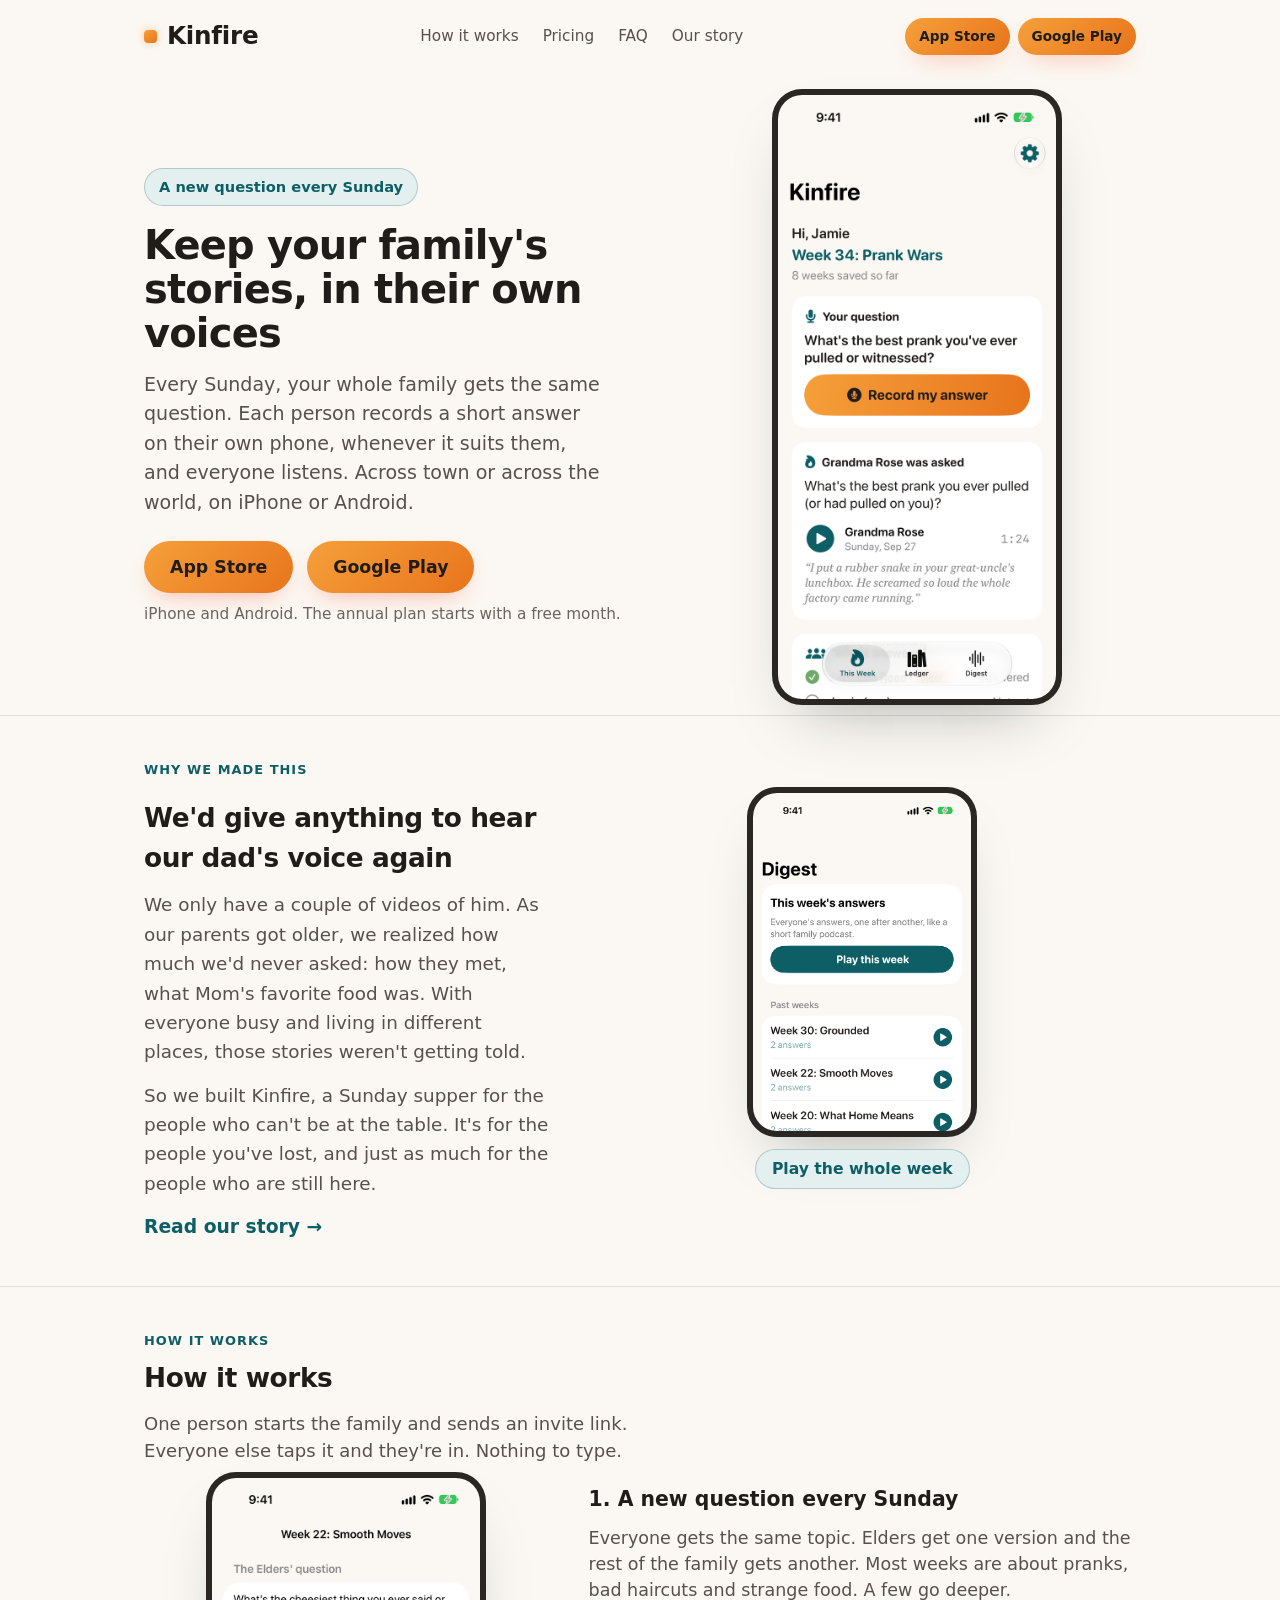
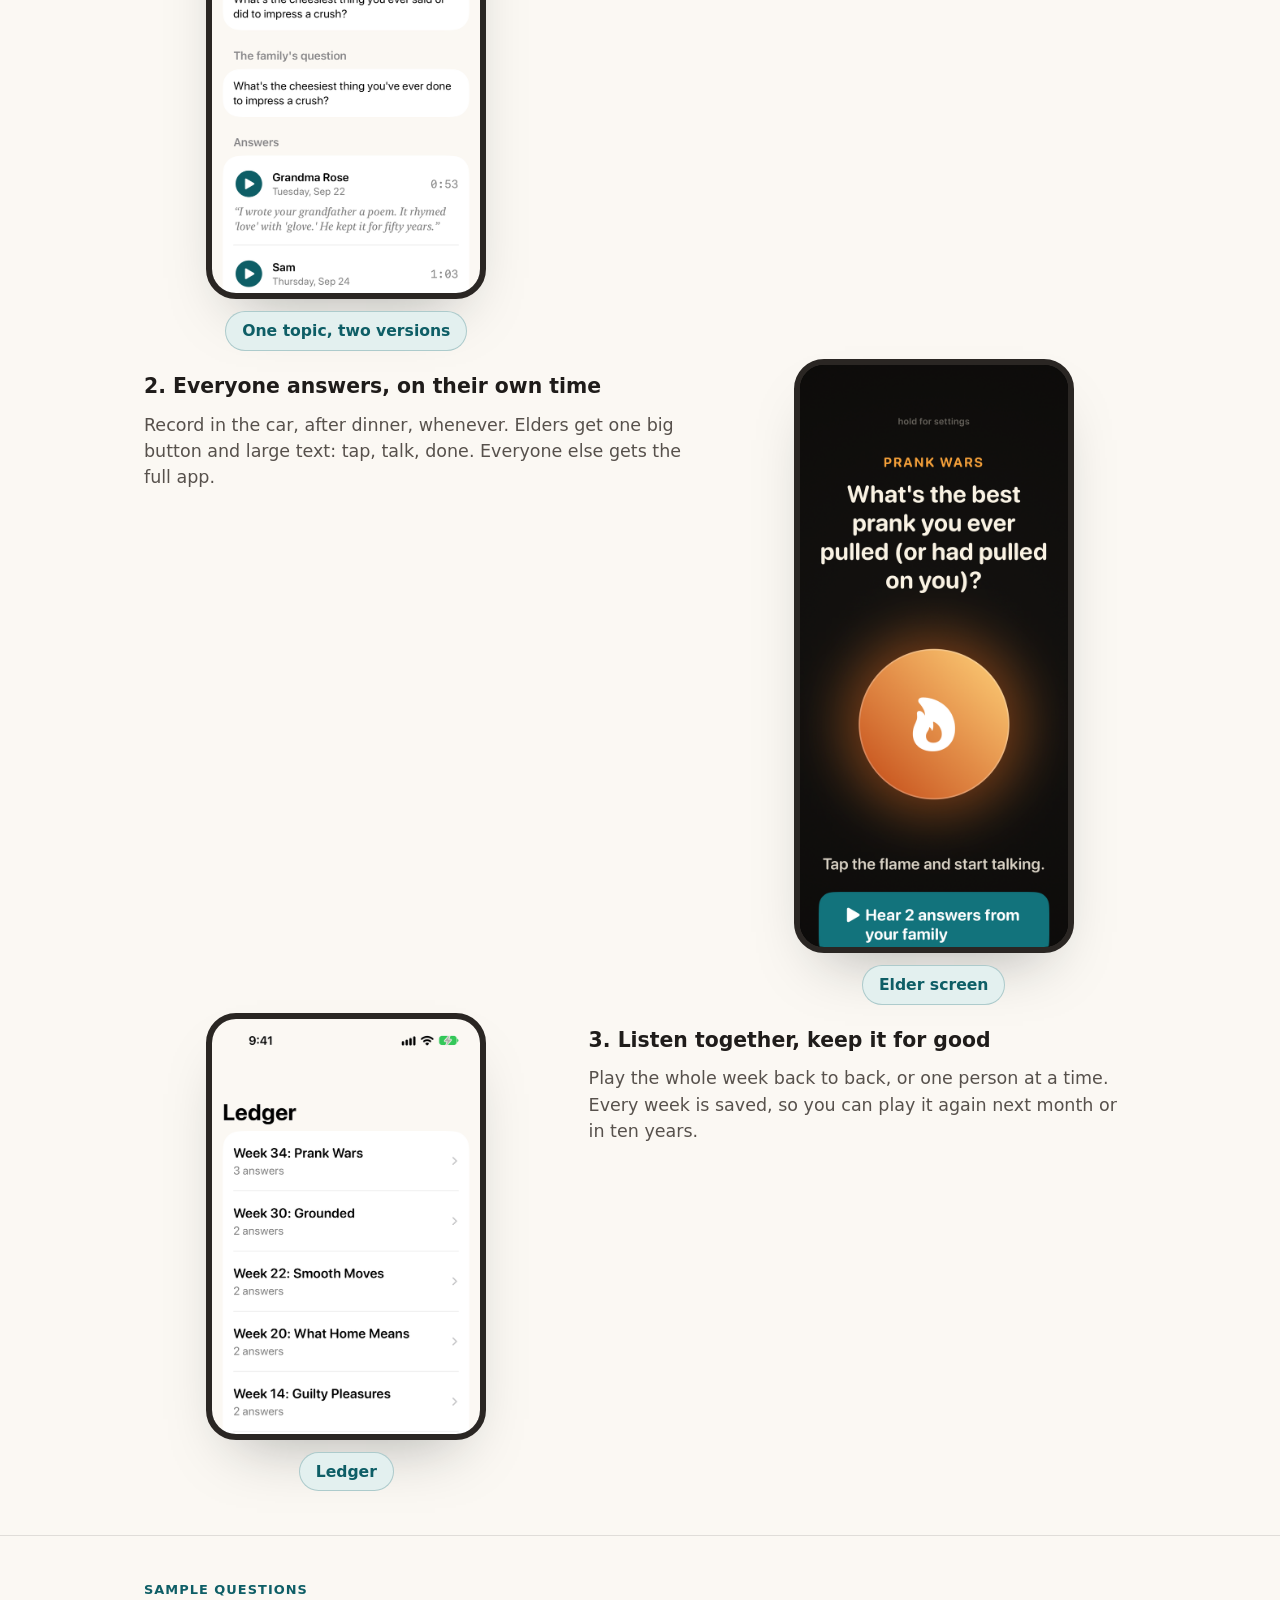
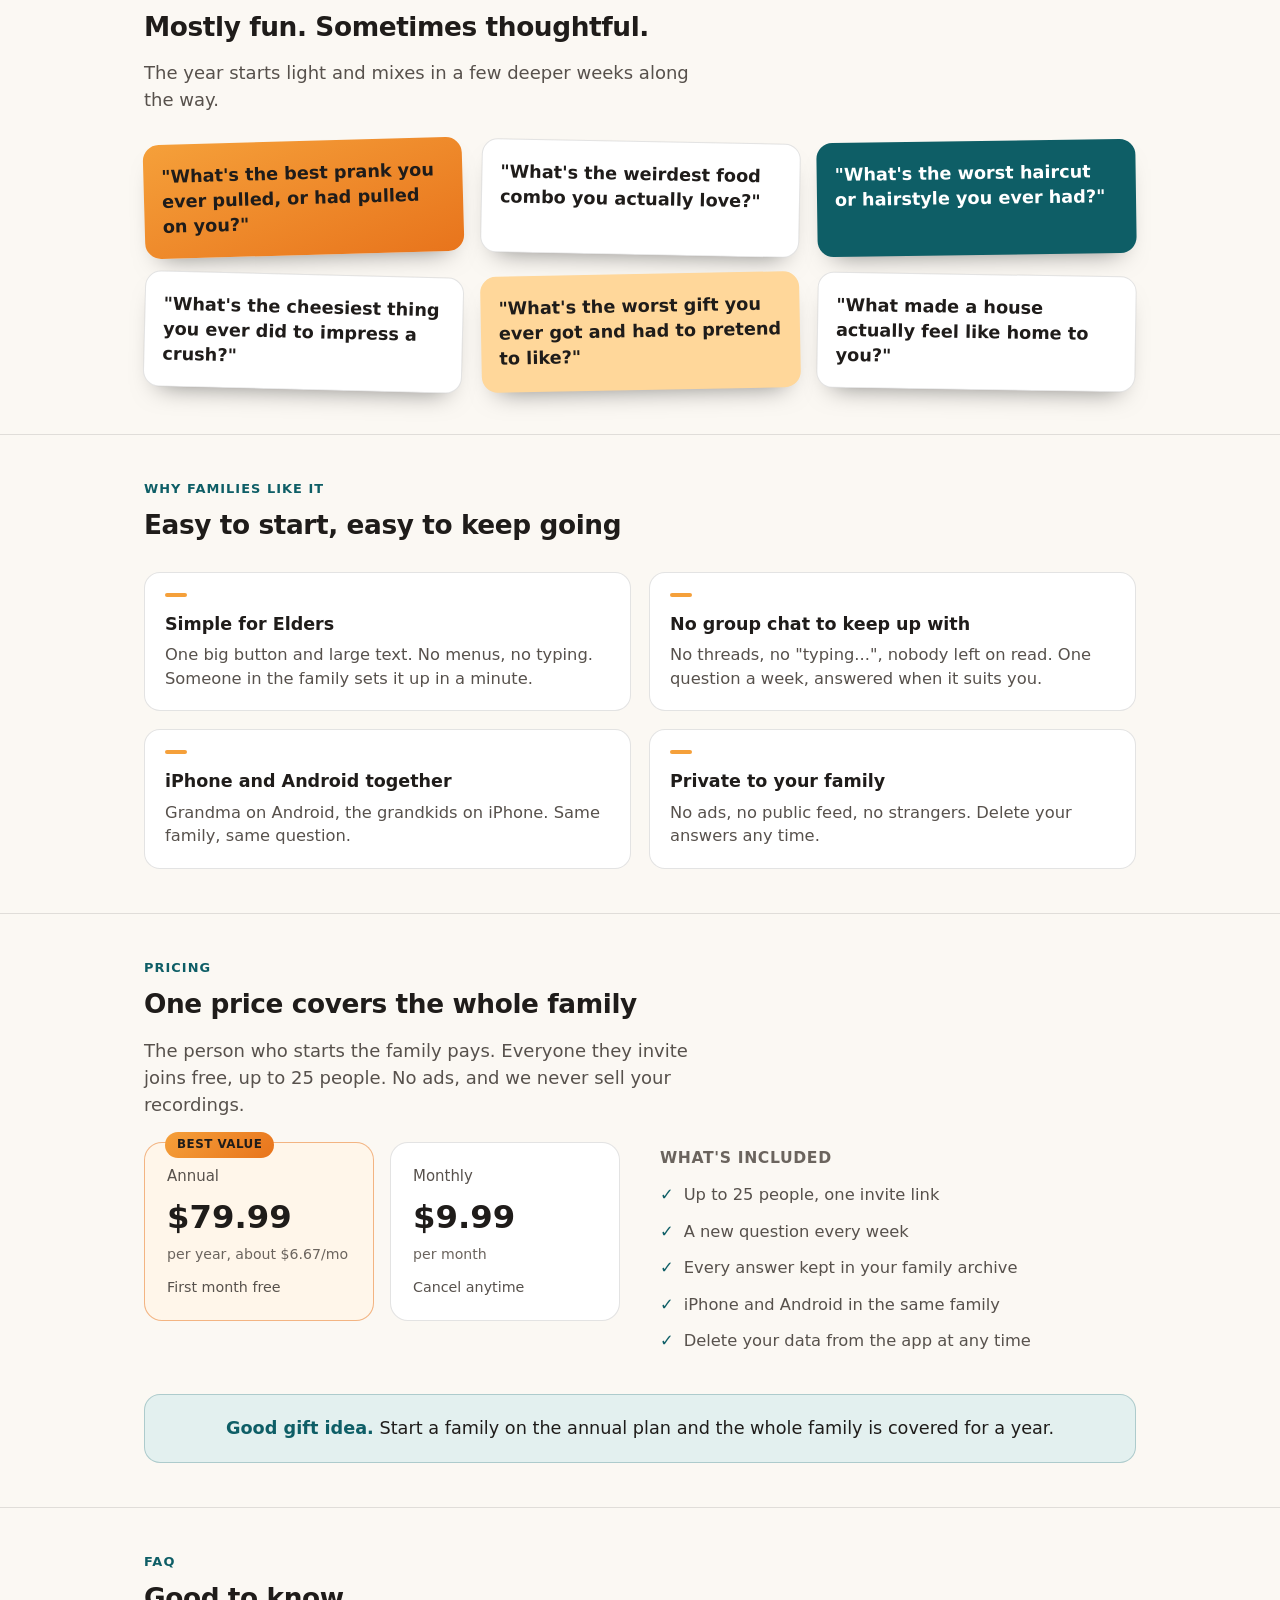
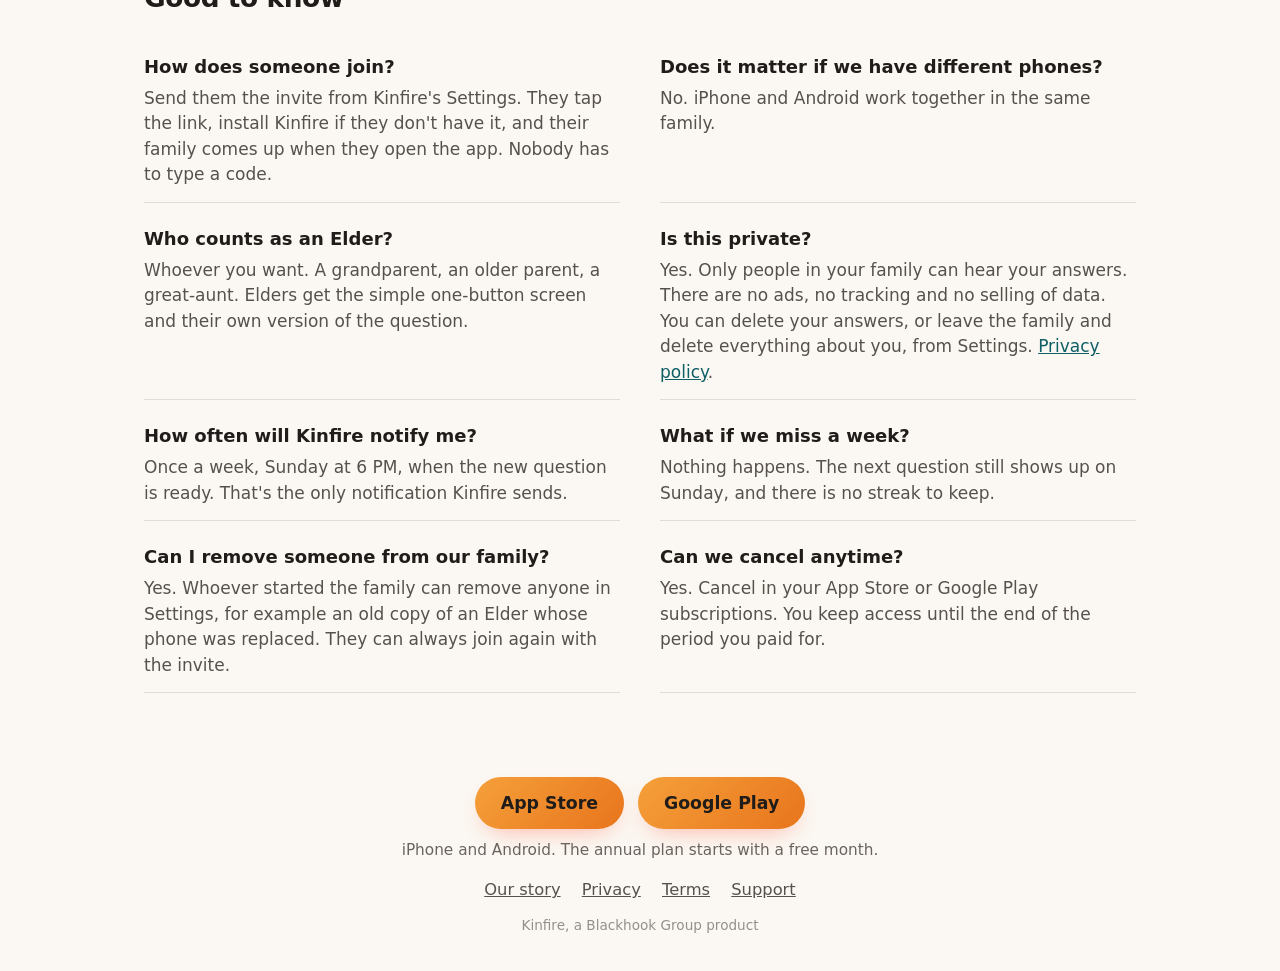
<file: index.html>
<!DOCTYPE html>
<html lang="en">
<head>
<meta charset="UTF-8">
<title>Kinfire: a weekly question for your family</title>
<meta name="viewport" content="width=device-width, initial-scale=1">
<meta name="description" content="One question a week for your whole family. Their stories, in their own voices, on iPhone or Android.">
<meta property="og:type" content="website">
<meta property="og:title" content="Kinfire">
<meta property="og:description" content="One question a week for your whole family. Their stories, in their own voices, on iPhone or Android.">
<meta property="og:url" content="https://joinkinfire.com/">
<meta name="twitter:card" content="summary">
<meta name="twitter:title" content="Kinfire">
<meta name="twitter:description" content="One question a week for your whole family. Their stories, in their own voices, on iPhone or Android.">
<link rel="stylesheet" href="assets/style.css">
</head>
<body>

<nav class="top">
  <a class="brand" href="/"><span class="mark"></span>Kinfire</a>
  <div class="links">
    <a href="#how">How it works</a>
    <a href="#pricing">Pricing</a>
    <a href="#faq">FAQ</a>
    <a href="why-we-created-kinfire.html">Our story</a>
  </div>
  <div class="store-row small">
    <a class="button small" href="https://apps.apple.com/app/id6796059354">App Store</a>
    <a class="button small" href="https://play.google.com/store/apps/details?id=com.scottgordon.kinfire">Google Play</a>
  </div>
  <button class="menu-toggle" id="menuToggle" aria-label="Menu" aria-expanded="false">&#9776;</button>
</nav>
<div class="mobile-menu" id="mobileMenu">
  <a href="#how">How it works</a>
  <a href="#pricing">Pricing</a>
  <a href="#faq">FAQ</a>
  <a href="why-we-created-kinfire.html">Our story</a>
</div>

<header class="hero">
  <div>
    <div class="hero-badge">A new question every Sunday</div>
    <h1 class="title">Keep your family's stories, in their own voices</h1>
    <p class="tagline">Every Sunday, your whole family gets the same question. Each person records a short answer on their own phone, whenever it suits them, and everyone listens. Across town or across the world, on iPhone or Android.</p>

    <div id="inviteBanner">
      <div class="code-label">You're invited to join your family on Kinfire</div>
      <a class="button join-button" id="joinBtn" href="#">Open Kinfire and join</a>
      <div class="hint" id="joinHint">If you don't have Kinfire yet, this takes you to the store first. When you open the app, your family comes up by itself. Nothing to type.</div>
      <a class="open-existing" id="openExisting" href="#" style="display:none">Already have Kinfire? Open it</a>
      <div class="small-code">Invite code: <span id="codeText"></span></div>
    </div>

    <div class="cta-row">
      <div class="store-row">
        <a class="button" id="getAppLinkIOS" href="https://apps.apple.com/app/id6796059354">App Store</a>
        <a class="button" id="getAppLinkAndroid" href="https://play.google.com/store/apps/details?id=com.scottgordon.kinfire">Google Play</a>
      </div>
      <span class="microcopy">iPhone and Android. The annual plan starts with a free month.</span>
    </div>
  </div>
  <div class="hero-shot">
    <div class="phone"><img src="assets/thisweek.png" alt="Kinfire This Week screen showing the Prank Wars question and who has answered"></div>
  </div>
</header>

<section id="why">
  <div class="wrap">
    <div class="eyebrow">Why we made this</div>
    <div class="feature-row">
      <div class="feature-copy">
        <h2>We'd give anything to hear our dad's voice again</h2>
        <p>We only have a couple of videos of him. As our parents got older, we realized how much we'd never asked: how they met, what Mom's favorite food was. With everyone busy and living in different places, those stories weren't getting told.</p>
        <p>So we built Kinfire, a Sunday supper for the people who can't be at the table. It's for the people you've lost, and just as much for the people who are still here.</p>
        <p><a href="why-we-created-kinfire.html" style="color: var(--accent); font-weight: 700; text-decoration: none;">Read our story &rarr;</a></p>
      </div>
      <div class="feature-shot">
        <div class="phone"><img src="assets/digest.png" alt="Kinfire Digest screen with a button to play every answer from the week"></div>
        <span class="shot-label">Play the whole week</span>
      </div>
    </div>
  </div>
</section>

<section id="how">
  <div class="wrap">
    <div class="eyebrow">How it works</div>
    <h2>How it works</h2>
    <p class="lead">One person starts the family and sends an invite link. Everyone else taps it and they're in. Nothing to type.</p>

    <div class="feature-row">
      <div class="feature-shot">
        <div class="phone"><img src="assets/kidquestion.png" alt="Kinfire Week 22, Smooth Moves, showing the Elders' question, the family's question and two answers"></div>
        <span class="shot-label">One topic, two versions</span>
      </div>
      <div class="feature-copy">
        <h3>1. A new question every Sunday</h3>
        <p>Everyone gets the same topic. Elders get one version and the rest of the family gets another. Most weeks are about pranks, bad haircuts and strange food. A few go deeper.</p>
      </div>
    </div>

    <div class="feature-row reverse">
      <div class="feature-shot">
        <div class="phone"><img src="assets/record.png" alt="Kinfire Elder screen with a large flame record button"></div>
        <span class="shot-label">Elder screen</span>
      </div>
      <div class="feature-copy">
        <h3>2. Everyone answers, on their own time</h3>
        <p>Record in the car, after dinner, whenever. Elders get one big button and large text: tap, talk, done. Everyone else gets the full app.</p>
      </div>
    </div>

    <div class="feature-row">
      <div class="feature-shot">
        <div class="phone"><img src="assets/ledger.png" alt="Kinfire Ledger screen listing past weeks"></div>
        <span class="shot-label">Ledger</span>
      </div>
      <div class="feature-copy">
        <h3>3. Listen together, keep it for good</h3>
        <p>Play the whole week back to back, or one person at a time. Every week is saved, so you can play it again next month or in ten years.</p>
      </div>
    </div>
  </div>
</section>

<section id="vibe">
  <div class="wrap">
    <div class="eyebrow">Sample questions</div>
    <h2>Mostly fun. Sometimes thoughtful.</h2>
    <p class="lead">The year starts light and mixes in a few deeper weeks along the way.</p>
    <div class="vibe-grid">
      <div class="vibe-card">"What's the best prank you ever pulled, or had pulled on you?"</div>
      <div class="vibe-card">"What's the weirdest food combo you actually love?"</div>
      <div class="vibe-card">"What's the worst haircut or hairstyle you ever had?"</div>
      <div class="vibe-card">"What's the cheesiest thing you ever did to impress a crush?"</div>
      <div class="vibe-card">"What's the worst gift you ever got and had to pretend to like?"</div>
      <div class="vibe-card">"What made a house actually feel like home to you?"</div>
    </div>
  </div>
</section>

<section id="what">
  <div class="wrap">
    <div class="eyebrow">Why families like it</div>
    <h2>Easy to start, easy to keep going</h2>
    <div class="value-grid four">
      <div class="value-card">
        <div class="mark"></div>
        <h3>Simple for Elders</h3>
        <p>One big button and large text. No menus, no typing. Someone in the family sets it up in a minute.</p>
      </div>
      <div class="value-card">
        <div class="mark"></div>
        <h3>No group chat to keep up with</h3>
        <p>No threads, no "typing...", nobody left on read. One question a week, answered when it suits you.</p>
      </div>
      <div class="value-card">
        <div class="mark"></div>
        <h3>iPhone and Android together</h3>
        <p>Grandma on Android, the grandkids on iPhone. Same family, same question.</p>
      </div>
      <div class="value-card">
        <div class="mark"></div>
        <h3>Private to your family</h3>
        <p>No ads, no public feed, no strangers. Delete your answers any time.</p>
      </div>
    </div>
  </div>
</section>

<section id="pricing">
  <div class="wrap">
    <div class="eyebrow">Pricing</div>
    <h2>One price covers the whole family</h2>
    <p class="lead">The person who starts the family pays. Everyone they invite joins free, up to 25 people. No ads, and we never sell your recordings.</p>
    <div class="pricing-row">
      <div class="price-grid">
        <div class="price-card featured">
          <div class="badge">Best value</div>
          <div class="plan">Annual</div>
          <div class="amount">$79.99</div>
          <div class="per">per year, about $6.67/mo</div>
          <div class="note">First month free</div>
        </div>
        <div class="price-card">
          <div class="plan">Monthly</div>
          <div class="amount">$9.99</div>
          <div class="per">per month</div>
          <div class="note">Cancel anytime</div>
        </div>
      </div>
      <div class="included">
        <h4>What's included</h4>
        <ul>
          <li><span class="check">&#10003;</span> Up to 25 people, one invite link</li>
          <li><span class="check">&#10003;</span> A new question every week</li>
          <li><span class="check">&#10003;</span> Every answer kept in your family archive</li>
          <li><span class="check">&#10003;</span> iPhone and Android in the same family</li>
          <li><span class="check">&#10003;</span> Delete your data from the app at any time</li>
        </ul>
      </div>
    </div>
    <div class="gift-note">
      <span><strong>Good gift idea.</strong> Start a family on the annual plan and the whole family is covered for a year.</span>
    </div>
  </div>
</section>

<section id="faq">
  <div class="wrap">
    <div class="eyebrow">FAQ</div>
    <h2>Good to know</h2>
    <div class="faq">
      <div class="faq-item">
        <h3>How does someone join?</h3>
        <p>Send them the invite from Kinfire's Settings. They tap the link, install Kinfire if they don't have it, and their family comes up when they open the app. Nobody has to type a code.</p>
      </div>
      <div class="faq-item">
        <h3>Does it matter if we have different phones?</h3>
        <p>No. iPhone and Android work together in the same family.</p>
      </div>
      <div class="faq-item">
        <h3>Who counts as an Elder?</h3>
        <p>Whoever you want. A grandparent, an older parent, a great-aunt. Elders get the simple one-button screen and their own version of the question.</p>
      </div>
      <div class="faq-item">
        <h3>Is this private?</h3>
        <p>Yes. Only people in your family can hear your answers. There are no ads, no tracking and no selling of data. You can delete your answers, or leave the family and delete everything about you, from Settings. <a href="privacy.html" style="color: var(--accent);">Privacy policy</a>.</p>
      </div>
      <div class="faq-item">
        <h3>How often will Kinfire notify me?</h3>
        <p>Once a week, Sunday at 6 PM, when the new question is ready. That's the only notification Kinfire sends.</p>
      </div>
      <div class="faq-item">
        <h3>What if we miss a week?</h3>
        <p>Nothing happens. The next question still shows up on Sunday, and there is no streak to keep.</p>
      </div>
      <div class="faq-item">
        <h3>Can I remove someone from our family?</h3>
        <p>Yes. Whoever started the family can remove anyone in Settings, for example an old copy of an Elder whose phone was replaced. They can always join again with the invite.</p>
      </div>
      <div class="faq-item">
        <h3>Can we cancel anytime?</h3>
        <p>Yes. Cancel in your App Store or Google Play subscriptions. You keep access until the end of the period you paid for.</p>
      </div>
    </div>
  </div>
</section>

<footer>
  <div class="store-row" style="justify-content:center;">
    <a class="button" href="https://apps.apple.com/app/id6796059354">App Store</a>
    <a class="button" href="https://play.google.com/store/apps/details?id=com.scottgordon.kinfire">Google Play</a>
  </div>
  <div class="microcopy" style="margin-top:10px;">iPhone and Android. The annual plan starts with a free month.</div>
  <div class="foot-links">
    <a href="why-we-created-kinfire.html">Our story</a>
    <a href="privacy.html">Privacy</a>
    <a href="terms.html">Terms</a>
    <a href="support.html">Support</a>
  </div>
  <div class="copyright">Kinfire, a Blackhook Group product</div>
</footer>

<script>
  const menuToggle = document.getElementById('menuToggle');
  const mobileMenu = document.getElementById('mobileMenu');
  menuToggle.addEventListener('click', () => {
    const isOpen = mobileMenu.classList.toggle('open');
    menuToggle.setAttribute('aria-expanded', isOpen);
  });
  mobileMenu.querySelectorAll('a').forEach(link => {
    link.addEventListener('click', () => {
      mobileMenu.classList.remove('open');
      menuToggle.setAttribute('aria-expanded', 'false');
    });
  });

  const params = new URLSearchParams(window.location.search);
  const code = (params.get('code') || '').toUpperCase().trim();

  if (code) {
    document.getElementById('codeText').textContent = code;
    document.getElementById('inviteBanner').style.display = 'block';

    const ua = navigator.userAgent;
    const isAndroid = /Android/i.test(ua);
    const isIOS = /iPhone|iPad|iPod/i.test(ua) || (ua.includes('Macintosh') && navigator.maxTouchPoints > 1);
    const playUrl = 'https://play.google.com/store/apps/details?id=com.scottgordon.kinfire&referrer=' +
      encodeURIComponent('kinfire_code=' + code);
    const appStoreUrl = 'https://apps.apple.com/app/id6796059354';
    const inviteLink = 'https://joinkinfire.com/join/' + encodeURIComponent(code);
    const joinBtn = document.getElementById('joinBtn');

    // Google Play hands the code to the app on its first launch.
    document.getElementById('getAppLinkAndroid').href = playUrl;

    // iPhone has no install hand-off: save the invite link to the clipboard, and the
    // app offers it the first time it opens.
    async function saveInvite() {
      try { await navigator.clipboard.writeText(inviteLink); } catch (e) {}
    }
    document.getElementById('getAppLinkIOS').addEventListener('click', saveInvite);

    if (isAndroid) {
      // Opens Kinfire straight to "Join FAMILY?" if it's installed; otherwise
      // Google Play, carrying the invite so the app joins on first open.
      joinBtn.href = 'intent://joinkinfire.com/join/' + encodeURIComponent(code) +
        '#Intent;scheme=https;package=com.scottgordon.kinfire;S.browser_fallback_url=' +
        encodeURIComponent(playUrl) + ';end';
    } else if (isIOS) {
      joinBtn.href = appStoreUrl;
      joinBtn.addEventListener('click', saveInvite);
      const openExisting = document.getElementById('openExisting');
      openExisting.href = 'kinfire://join/' + encodeURIComponent(code);
      openExisting.style.display = 'block';
    } else {
      // A computer: show the code for the phone.
      joinBtn.style.display = 'none';
      document.getElementById('joinHint').textContent =
        'Open this link on the phone you want to use, or install Kinfire and enter the code below.';
    }
  }
</script>
</body>
</html>
</file>
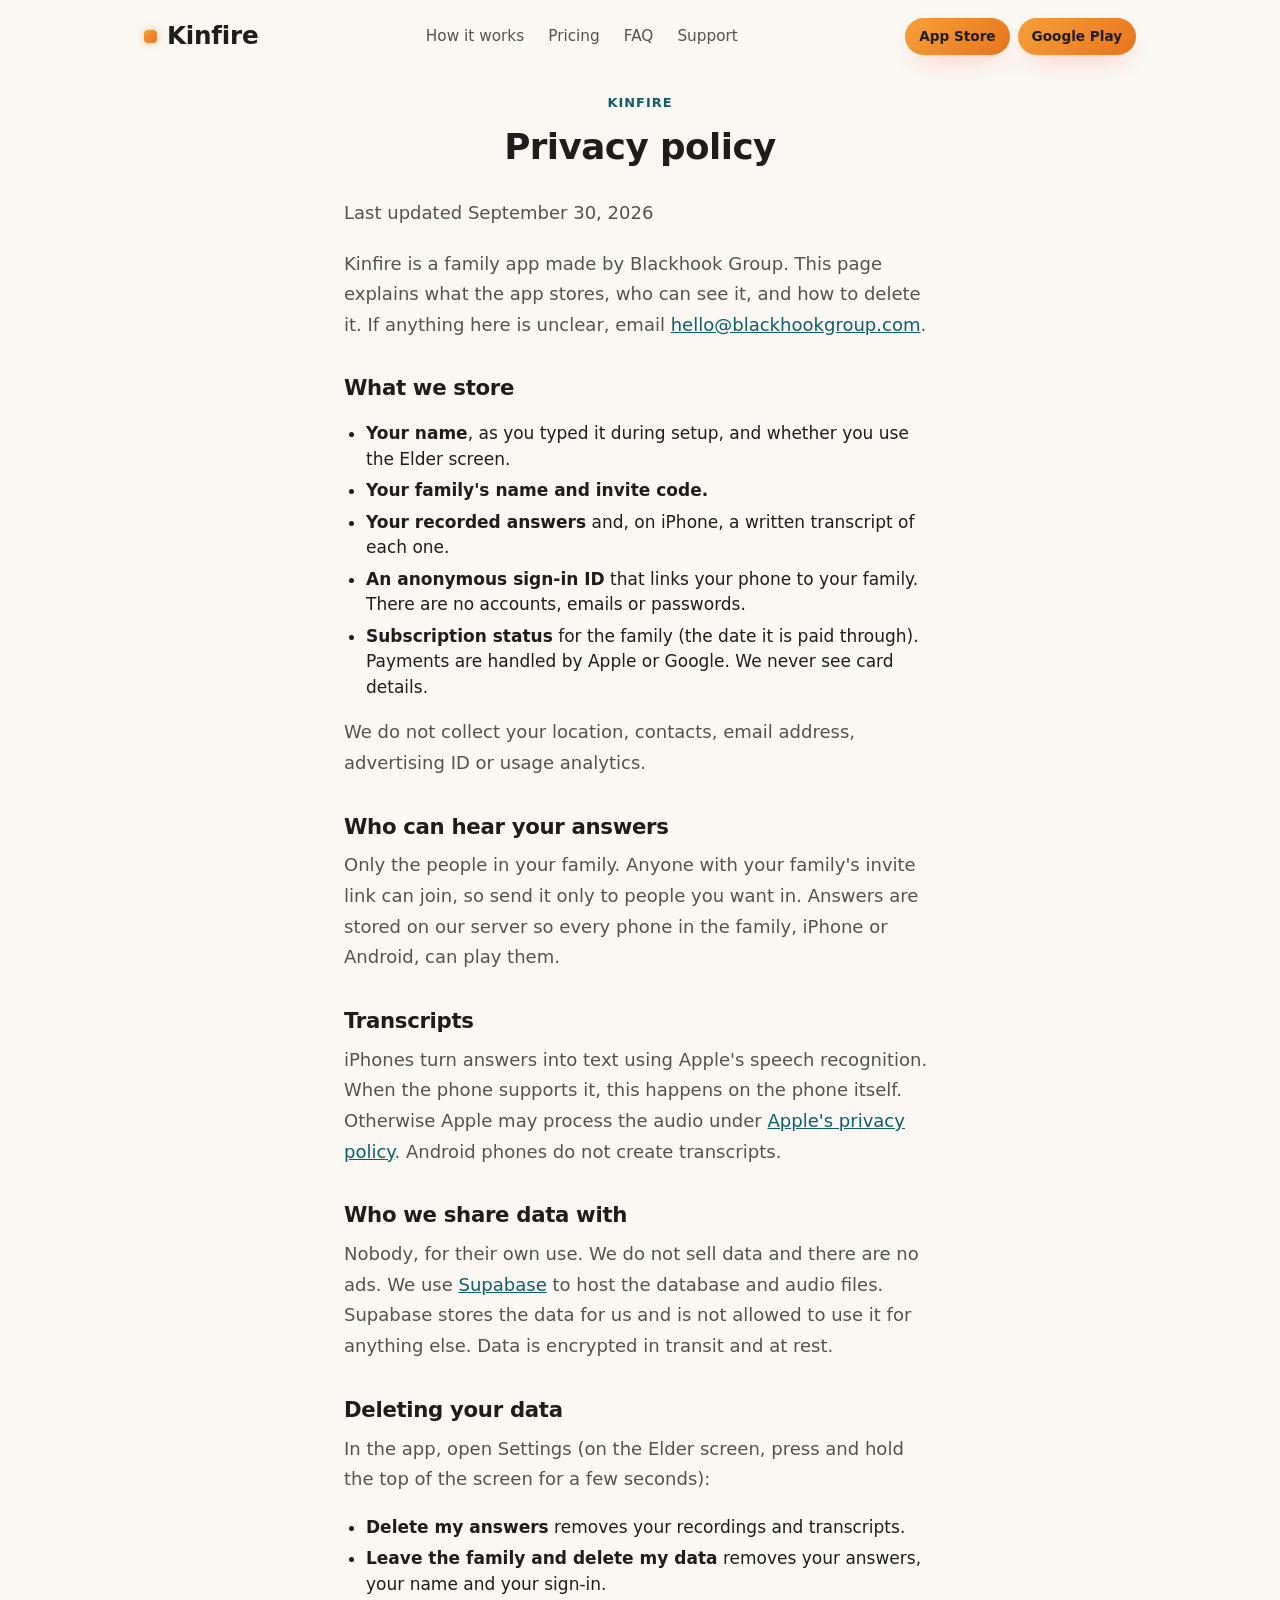
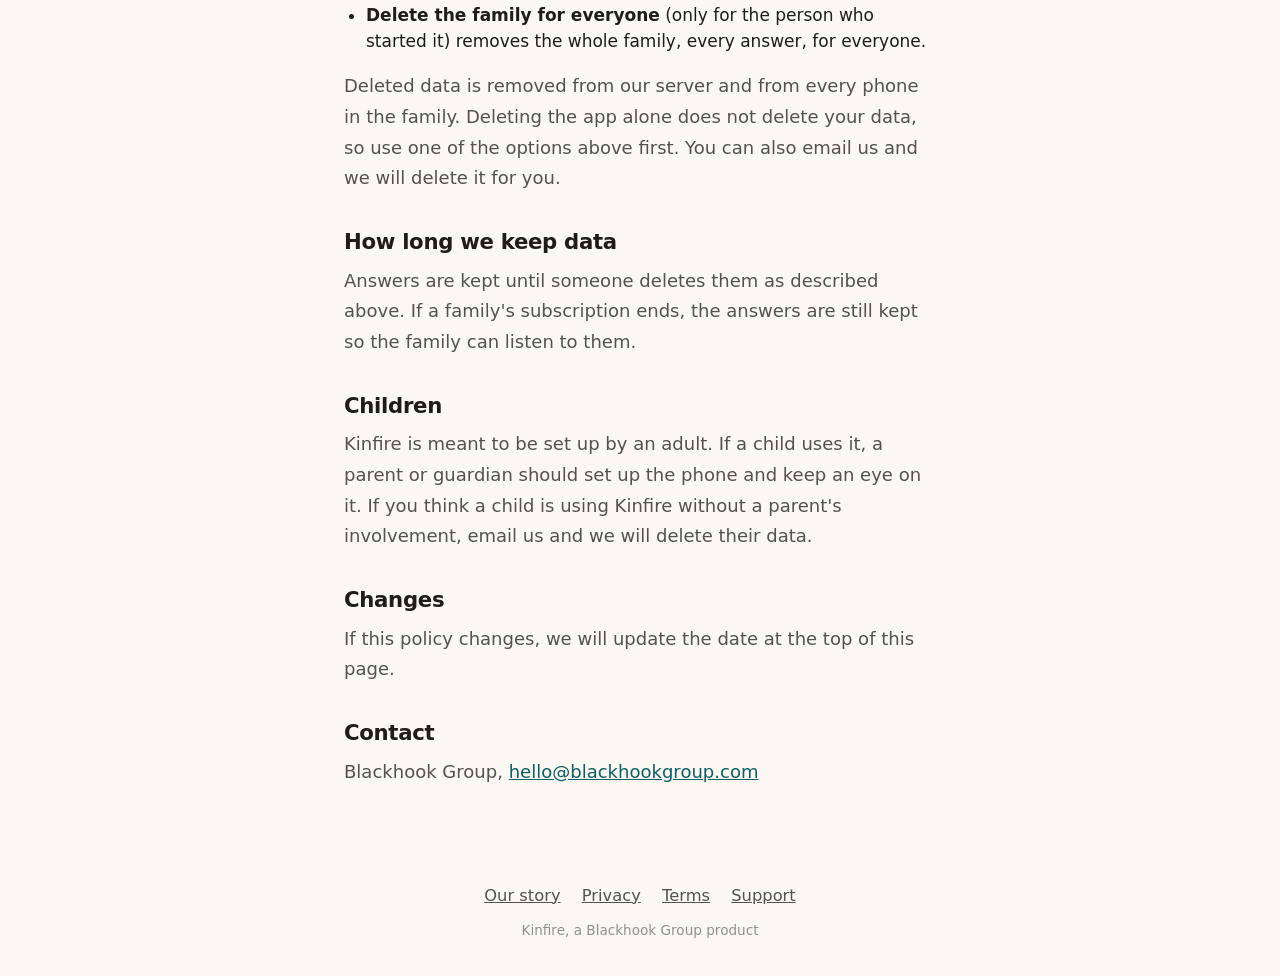
<file: privacy.html>
<!DOCTYPE html>
<html lang="en">
<head>
<meta charset="UTF-8">
<title>Kinfire Privacy Policy</title>
<meta name="viewport" content="width=device-width, initial-scale=1">
<meta name="description" content="What Kinfire collects, who can hear your answers, and how to delete your data.">
<link rel="stylesheet" href="assets/style.css">
<style>
  .story-body h2 { font-size: 1.25em; margin: 32px 0 8px; color: var(--cream); }
  .story-body ul { padding-left: 22px; }
  .story-body li { margin: 6px 0; }
  .story-body a { color: var(--accent); }
  .updated { color: var(--cream-faint); font-size: 0.9em; }
</style>
</head>
<body>

<nav class="top">
  <a class="brand" href="/"><span class="mark"></span>Kinfire</a>
  <div class="links">
    <a href="/#how">How it works</a>
    <a href="/#pricing">Pricing</a>
    <a href="/#faq">FAQ</a>
    <a href="support.html">Support</a>
  </div>
  <div class="store-row small">
    <a class="button small" href="https://apps.apple.com/app/id6796059354">App Store</a>
    <a class="button small" href="https://play.google.com/store/apps/details?id=com.scottgordon.kinfire">Google Play</a>
  </div>
  <button class="menu-toggle" id="menuToggle" aria-label="Menu" aria-expanded="false">&#9776;</button>
</nav>
<div class="mobile-menu" id="mobileMenu">
  <a href="/#how">How it works</a>
  <a href="/#pricing">Pricing</a>
  <a href="/#faq">FAQ</a>
  <a href="support.html">Support</a>
</div>

<header class="story-hero">
  <span class="eyebrow">Kinfire</span>
  <h1>Privacy policy</h1>
</header>

<div class="story-body">
  <p class="updated">Last updated September 30, 2026</p>

  <p>Kinfire is a family app made by Blackhook Group. This page explains what the app stores, who can see it, and how to delete it. If anything here is unclear, email <a href="mailto:hello@blackhookgroup.com">hello@blackhookgroup.com</a>.</p>

  <h2>What we store</h2>
  <ul>
    <li><strong>Your name</strong>, as you typed it during setup, and whether you use the Elder screen.</li>
    <li><strong>Your family's name and invite code.</strong></li>
    <li><strong>Your recorded answers</strong> and, on iPhone, a written transcript of each one.</li>
    <li><strong>An anonymous sign-in ID</strong> that links your phone to your family. There are no accounts, emails or passwords.</li>
    <li><strong>Subscription status</strong> for the family (the date it is paid through). Payments are handled by Apple or Google. We never see card details.</li>
  </ul>
  <p>We do not collect your location, contacts, email address, advertising ID or usage analytics.</p>

  <h2>Who can hear your answers</h2>
  <p>Only the people in your family. Anyone with your family's invite link can join, so send it only to people you want in. Answers are stored on our server so every phone in the family, iPhone or Android, can play them.</p>

  <h2>Transcripts</h2>
  <p>iPhones turn answers into text using Apple's speech recognition. When the phone supports it, this happens on the phone itself. Otherwise Apple may process the audio under <a href="https://www.apple.com/legal/privacy/">Apple's privacy policy</a>. Android phones do not create transcripts.</p>

  <h2>Who we share data with</h2>
  <p>Nobody, for their own use. We do not sell data and there are no ads. We use <a href="https://supabase.com">Supabase</a> to host the database and audio files. Supabase stores the data for us and is not allowed to use it for anything else. Data is encrypted in transit and at rest.</p>

  <h2>Deleting your data</h2>
  <p>In the app, open Settings (on the Elder screen, press and hold the top of the screen for a few seconds):</p>
  <ul>
    <li><strong>Delete my answers</strong> removes your recordings and transcripts.</li>
    <li><strong>Leave the family and delete my data</strong> removes your answers, your name and your sign-in.</li>
    <li><strong>Delete the family for everyone</strong> (only for the person who started it) removes the whole family, every answer, for everyone.</li>
  </ul>
  <p>Deleted data is removed from our server and from every phone in the family. Deleting the app alone does not delete your data, so use one of the options above first. You can also email us and we will delete it for you.</p>

  <h2>How long we keep data</h2>
  <p>Answers are kept until someone deletes them as described above. If a family's subscription ends, the answers are still kept so the family can listen to them.</p>

  <h2>Children</h2>
  <p>Kinfire is meant to be set up by an adult. If a child uses it, a parent or guardian should set up the phone and keep an eye on it. If you think a child is using Kinfire without a parent's involvement, email us and we will delete their data.</p>

  <h2>Changes</h2>
  <p>If this policy changes, we will update the date at the top of this page.</p>

  <h2>Contact</h2>
  <p>Blackhook Group, <a href="mailto:hello@blackhookgroup.com">hello@blackhookgroup.com</a></p>
</div>

<footer>
  <div class="foot-links">
    <a href="why-we-created-kinfire.html">Our story</a>
    <a href="privacy.html">Privacy</a>
    <a href="terms.html">Terms</a>
    <a href="support.html">Support</a>
  </div>
  <div class="copyright">Kinfire, a Blackhook Group product</div>
</footer>
<script>
  const menuToggle = document.getElementById('menuToggle');
  const mobileMenu = document.getElementById('mobileMenu');
  menuToggle.addEventListener('click', () => {
    const isOpen = mobileMenu.classList.toggle('open');
    menuToggle.setAttribute('aria-expanded', isOpen);
  });
</script>
</body>
</html>
</file>
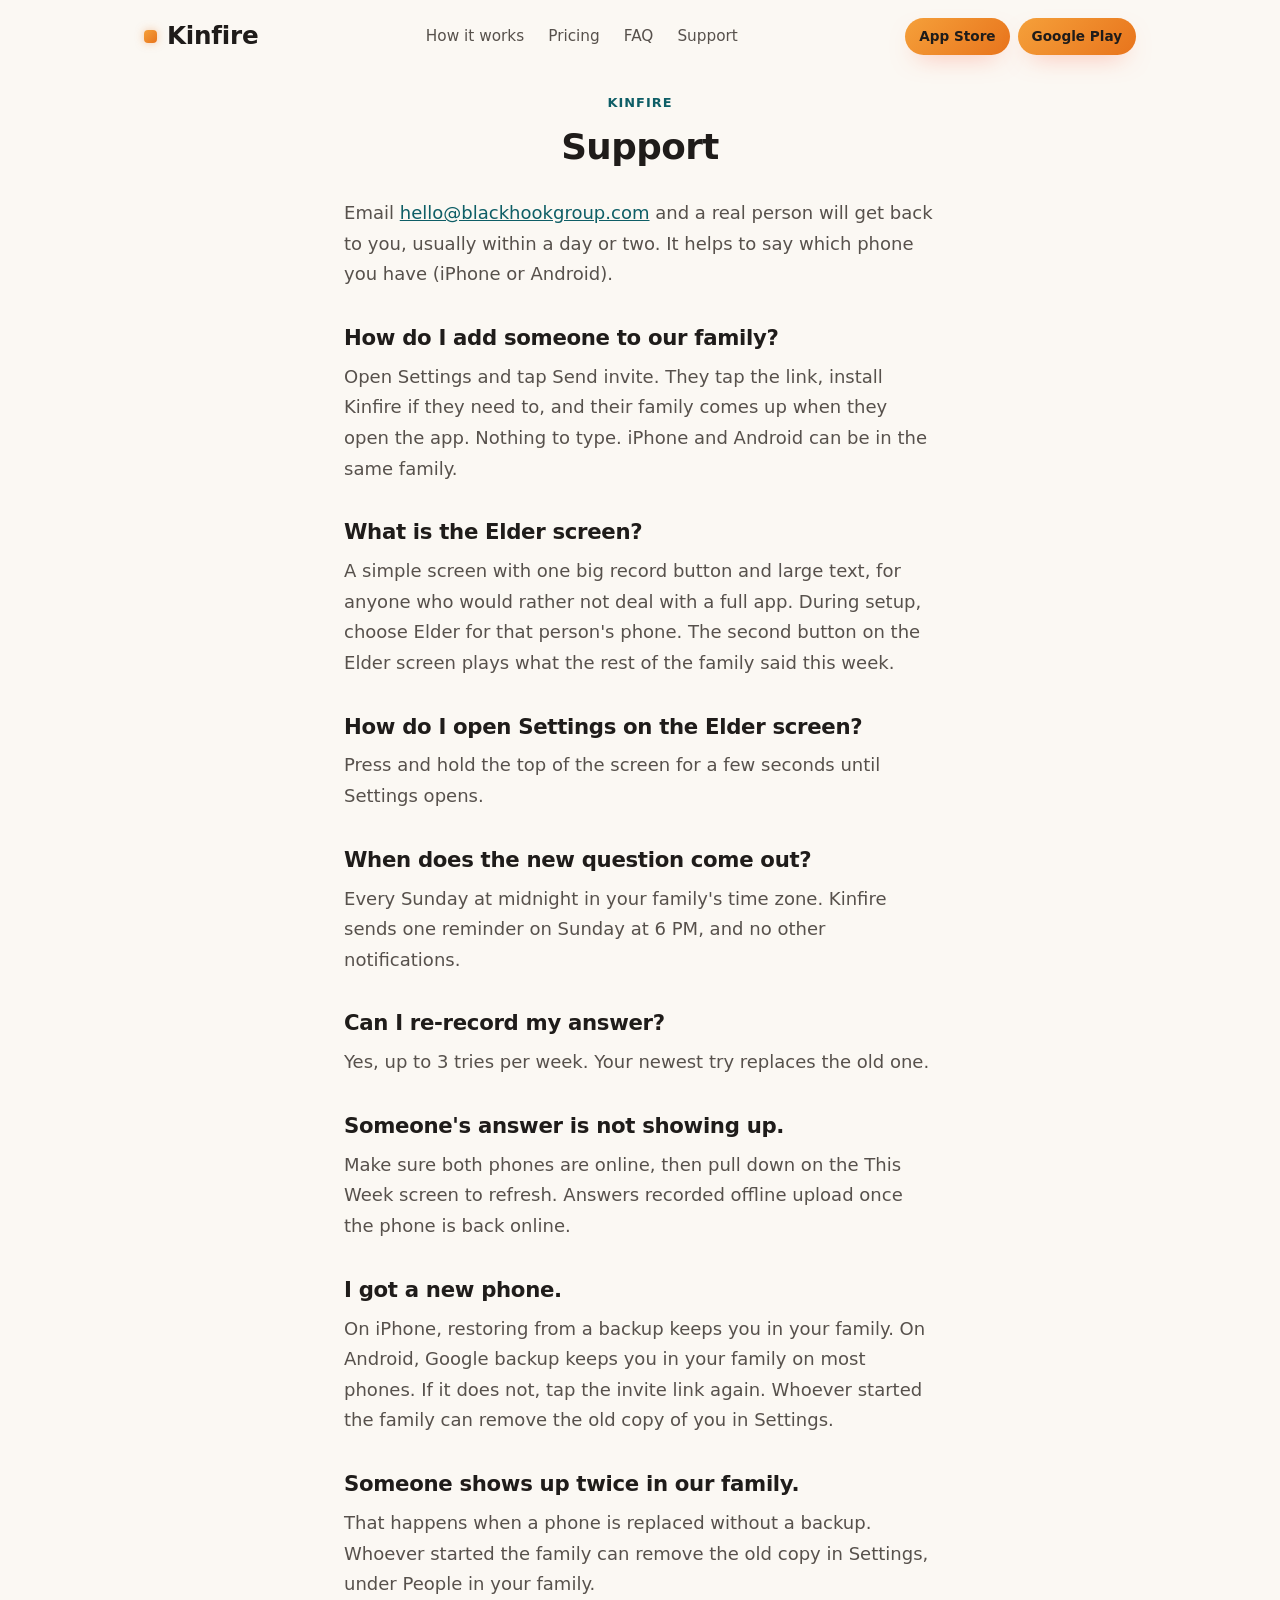
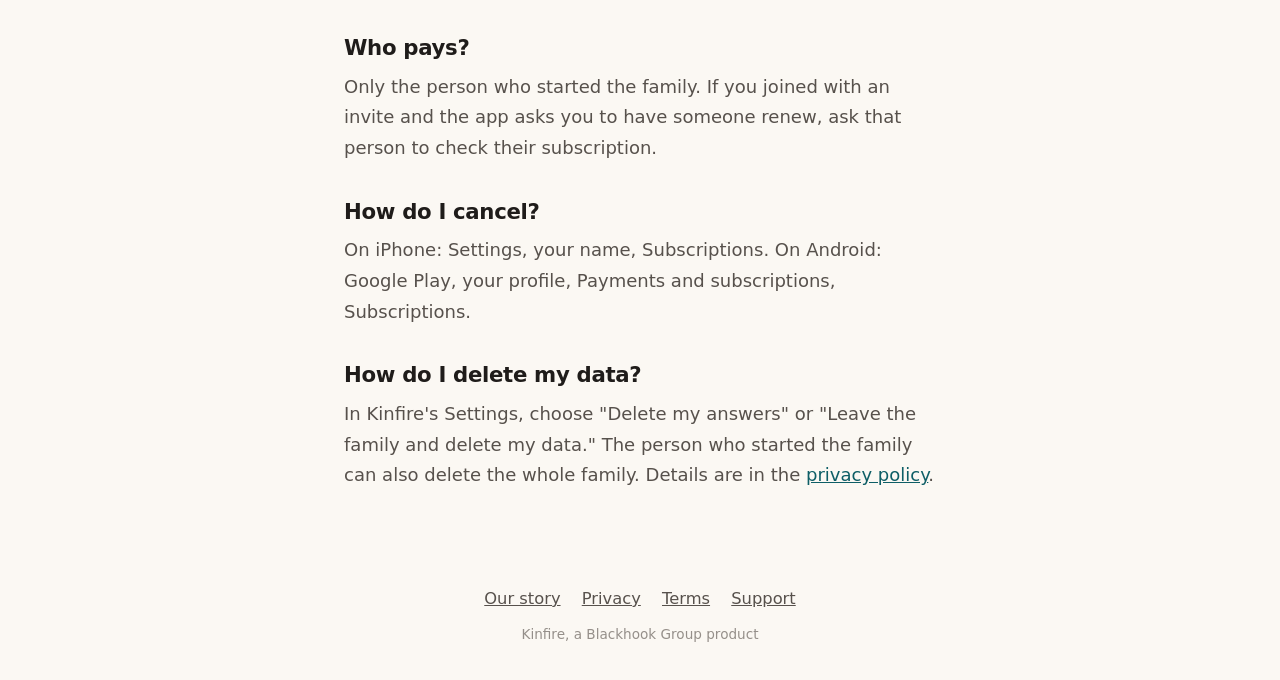
<file: support.html>
<!DOCTYPE html>
<html lang="en">
<head>
<meta charset="UTF-8">
<title>Kinfire Support</title>
<meta name="viewport" content="width=device-width, initial-scale=1">
<meta name="description" content="Help with Kinfire: joining a family, recording, the Elder screen, subscriptions and deleting data.">
<link rel="stylesheet" href="assets/style.css">
<style>
  .story-body h2 { font-size: 1.25em; margin: 32px 0 8px; color: var(--cream); }
  .story-body ul { padding-left: 22px; }
  .story-body li { margin: 6px 0; }
  .story-body a { color: var(--accent); }
  .updated { color: var(--cream-faint); font-size: 0.9em; }
</style>
</head>
<body>

<nav class="top">
  <a class="brand" href="/"><span class="mark"></span>Kinfire</a>
  <div class="links">
    <a href="/#how">How it works</a>
    <a href="/#pricing">Pricing</a>
    <a href="/#faq">FAQ</a>
    <a href="support.html">Support</a>
  </div>
  <div class="store-row small">
    <a class="button small" href="https://apps.apple.com/app/id6796059354">App Store</a>
    <a class="button small" href="https://play.google.com/store/apps/details?id=com.scottgordon.kinfire">Google Play</a>
  </div>
  <button class="menu-toggle" id="menuToggle" aria-label="Menu" aria-expanded="false">&#9776;</button>
</nav>
<div class="mobile-menu" id="mobileMenu">
  <a href="/#how">How it works</a>
  <a href="/#pricing">Pricing</a>
  <a href="/#faq">FAQ</a>
  <a href="support.html">Support</a>
</div>

<header class="story-hero">
  <span class="eyebrow">Kinfire</span>
  <h1>Support</h1>
</header>

<div class="story-body">
  <p>Email <a href="mailto:hello@blackhookgroup.com">hello@blackhookgroup.com</a> and a real person will get back to you, usually within a day or two. It helps to say which phone you have (iPhone or Android).</p>

  <h2>How do I add someone to our family?</h2>
  <p>Open Settings and tap Send invite. They tap the link, install Kinfire if they need to, and their family comes up when they open the app. Nothing to type. iPhone and Android can be in the same family.</p>

  <h2>What is the Elder screen?</h2>
  <p>A simple screen with one big record button and large text, for anyone who would rather not deal with a full app. During setup, choose Elder for that person's phone. The second button on the Elder screen plays what the rest of the family said this week.</p>

  <h2>How do I open Settings on the Elder screen?</h2>
  <p>Press and hold the top of the screen for a few seconds until Settings opens.</p>

  <h2>When does the new question come out?</h2>
  <p>Every Sunday at midnight in your family's time zone. Kinfire sends one reminder on Sunday at 6 PM, and no other notifications.</p>

  <h2>Can I re-record my answer?</h2>
  <p>Yes, up to 3 tries per week. Your newest try replaces the old one.</p>

  <h2>Someone's answer is not showing up.</h2>
  <p>Make sure both phones are online, then pull down on the This Week screen to refresh. Answers recorded offline upload once the phone is back online.</p>

  <h2>I got a new phone.</h2>
  <p>On iPhone, restoring from a backup keeps you in your family. On Android, Google backup keeps you in your family on most phones. If it does not, tap the invite link again. Whoever started the family can remove the old copy of you in Settings.</p>

  <h2>Someone shows up twice in our family.</h2>
  <p>That happens when a phone is replaced without a backup. Whoever started the family can remove the old copy in Settings, under People in your family.</p>
  
  <h2>Who pays?</h2>
  <p>Only the person who started the family. If you joined with an invite and the app asks you to have someone renew, ask that person to check their subscription.</p>

  <h2>How do I cancel?</h2>
  <p>On iPhone: Settings, your name, Subscriptions. On Android: Google Play, your profile, Payments and subscriptions, Subscriptions.</p>

  <h2>How do I delete my data?</h2>
  <p>In Kinfire's Settings, choose "Delete my answers" or "Leave the family and delete my data." The person who started the family can also delete the whole family. Details are in the <a href="privacy.html">privacy policy</a>.</p>
</div>

<footer>
  <div class="foot-links">
    <a href="why-we-created-kinfire.html">Our story</a>
    <a href="privacy.html">Privacy</a>
    <a href="terms.html">Terms</a>
    <a href="support.html">Support</a>
  </div>
  <div class="copyright">Kinfire, a Blackhook Group product</div>
</footer>
<script>
  const menuToggle = document.getElementById('menuToggle');
  const mobileMenu = document.getElementById('mobileMenu');
  menuToggle.addEventListener('click', () => {
    const isOpen = mobileMenu.classList.toggle('open');
    menuToggle.setAttribute('aria-expanded', isOpen);
  });
</script>
</body>
</html>
</file>
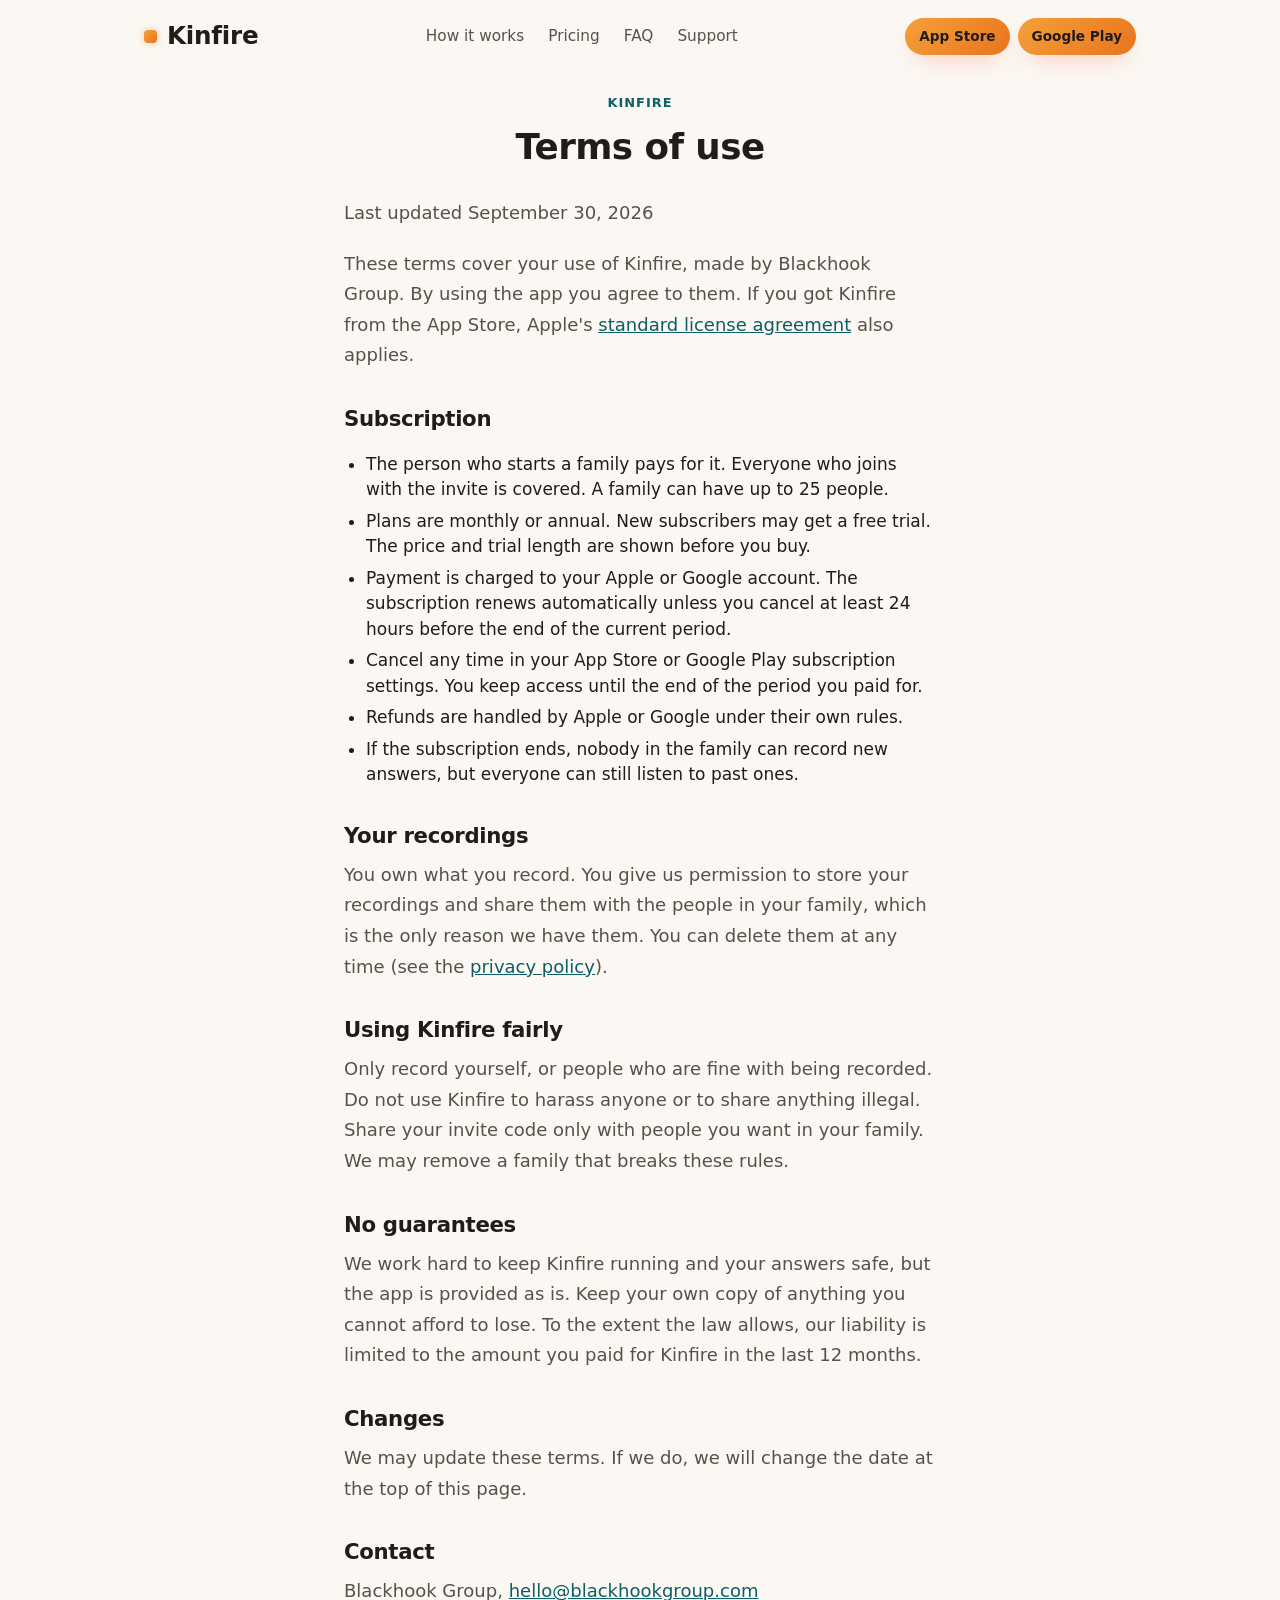
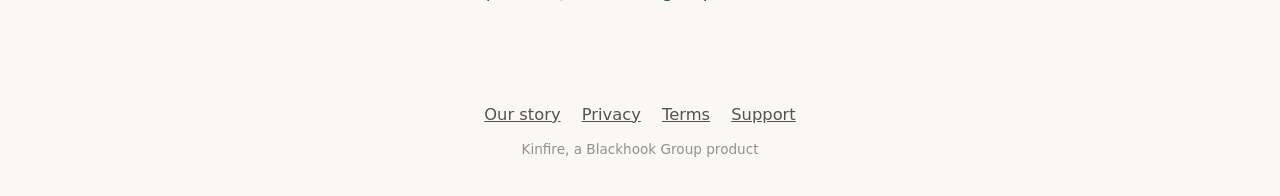
<file: terms.html>
<!DOCTYPE html>
<html lang="en">
<head>
<meta charset="UTF-8">
<title>Kinfire Terms of Use</title>
<meta name="viewport" content="width=device-width, initial-scale=1">
<meta name="description" content="The terms for using Kinfire and its subscription.">
<link rel="stylesheet" href="assets/style.css">
<style>
  .story-body h2 { font-size: 1.25em; margin: 32px 0 8px; color: var(--cream); }
  .story-body ul { padding-left: 22px; }
  .story-body li { margin: 6px 0; }
  .story-body a { color: var(--accent); }
  .updated { color: var(--cream-faint); font-size: 0.9em; }
</style>
</head>
<body>

<nav class="top">
  <a class="brand" href="/"><span class="mark"></span>Kinfire</a>
  <div class="links">
    <a href="/#how">How it works</a>
    <a href="/#pricing">Pricing</a>
    <a href="/#faq">FAQ</a>
    <a href="support.html">Support</a>
  </div>
  <div class="store-row small">
    <a class="button small" href="https://apps.apple.com/app/id6796059354">App Store</a>
    <a class="button small" href="https://play.google.com/store/apps/details?id=com.scottgordon.kinfire">Google Play</a>
  </div>
  <button class="menu-toggle" id="menuToggle" aria-label="Menu" aria-expanded="false">&#9776;</button>
</nav>
<div class="mobile-menu" id="mobileMenu">
  <a href="/#how">How it works</a>
  <a href="/#pricing">Pricing</a>
  <a href="/#faq">FAQ</a>
  <a href="support.html">Support</a>
</div>

<header class="story-hero">
  <span class="eyebrow">Kinfire</span>
  <h1>Terms of use</h1>
</header>

<div class="story-body">
  <p class="updated">Last updated September 30, 2026</p>

  <p>These terms cover your use of Kinfire, made by Blackhook Group. By using the app you agree to them. If you got Kinfire from the App Store, Apple's <a href="https://www.apple.com/legal/internet-services/itunes/dev/stdeula/">standard license agreement</a> also applies.</p>

  <h2>Subscription</h2>
  <ul>
    <li>The person who starts a family pays for it. Everyone who joins with the invite is covered. A family can have up to 25 people.</li>
    <li>Plans are monthly or annual. New subscribers may get a free trial. The price and trial length are shown before you buy.</li>
    <li>Payment is charged to your Apple or Google account. The subscription renews automatically unless you cancel at least 24 hours before the end of the current period.</li>
    <li>Cancel any time in your App Store or Google Play subscription settings. You keep access until the end of the period you paid for.</li>
    <li>Refunds are handled by Apple or Google under their own rules.</li>
    <li>If the subscription ends, nobody in the family can record new answers, but everyone can still listen to past ones.</li>
  </ul>

  <h2>Your recordings</h2>
  <p>You own what you record. You give us permission to store your recordings and share them with the people in your family, which is the only reason we have them. You can delete them at any time (see the <a href="privacy.html">privacy policy</a>).</p>

  <h2>Using Kinfire fairly</h2>
  <p>Only record yourself, or people who are fine with being recorded. Do not use Kinfire to harass anyone or to share anything illegal. Share your invite code only with people you want in your family. We may remove a family that breaks these rules.</p>

  <h2>No guarantees</h2>
  <p>We work hard to keep Kinfire running and your answers safe, but the app is provided as is. Keep your own copy of anything you cannot afford to lose. To the extent the law allows, our liability is limited to the amount you paid for Kinfire in the last 12 months.</p>

  <h2>Changes</h2>
  <p>We may update these terms. If we do, we will change the date at the top of this page.</p>

  <h2>Contact</h2>
  <p>Blackhook Group, <a href="mailto:hello@blackhookgroup.com">hello@blackhookgroup.com</a></p>
</div>

<footer>
  <div class="foot-links">
    <a href="why-we-created-kinfire.html">Our story</a>
    <a href="privacy.html">Privacy</a>
    <a href="terms.html">Terms</a>
    <a href="support.html">Support</a>
  </div>
  <div class="copyright">Kinfire, a Blackhook Group product</div>
</footer>
<script>
  const menuToggle = document.getElementById('menuToggle');
  const mobileMenu = document.getElementById('mobileMenu');
  menuToggle.addEventListener('click', () => {
    const isOpen = mobileMenu.classList.toggle('open');
    menuToggle.setAttribute('aria-expanded', isOpen);
  });
</script>
</body>
</html>
</file>
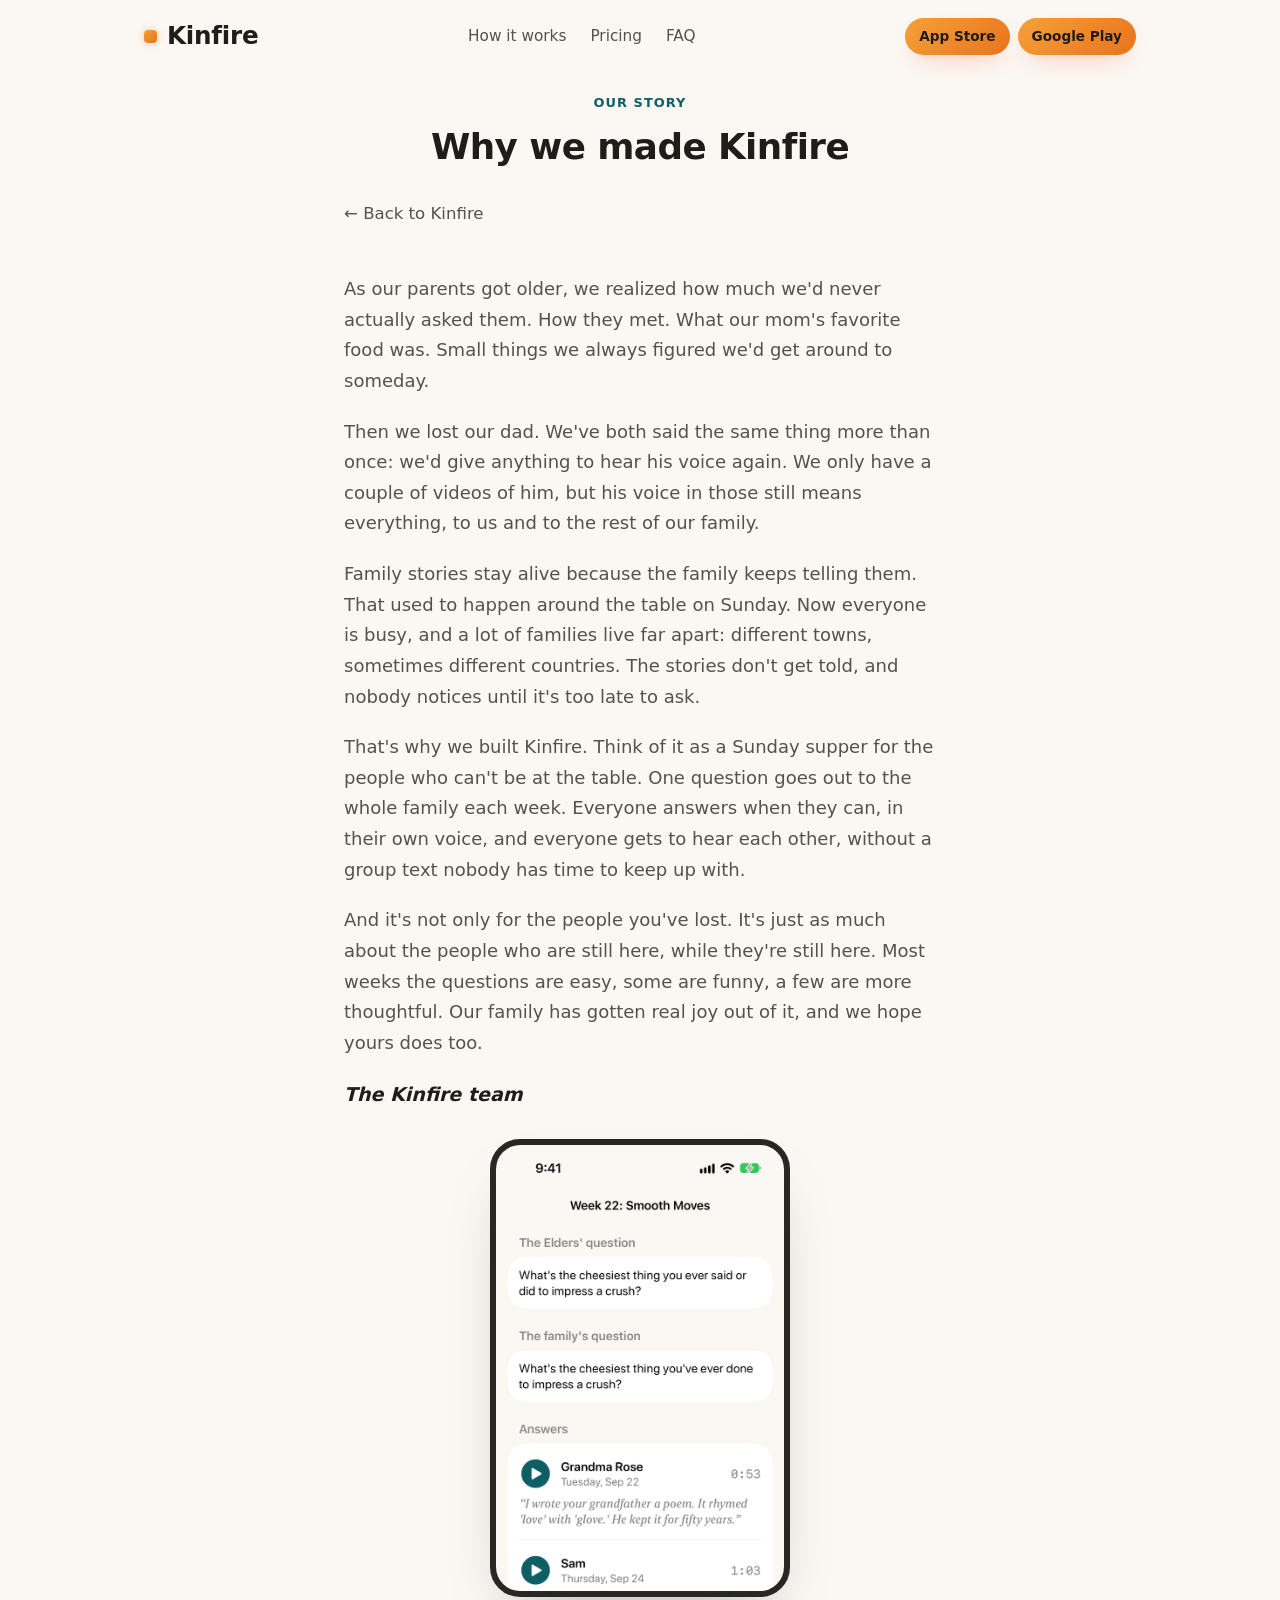
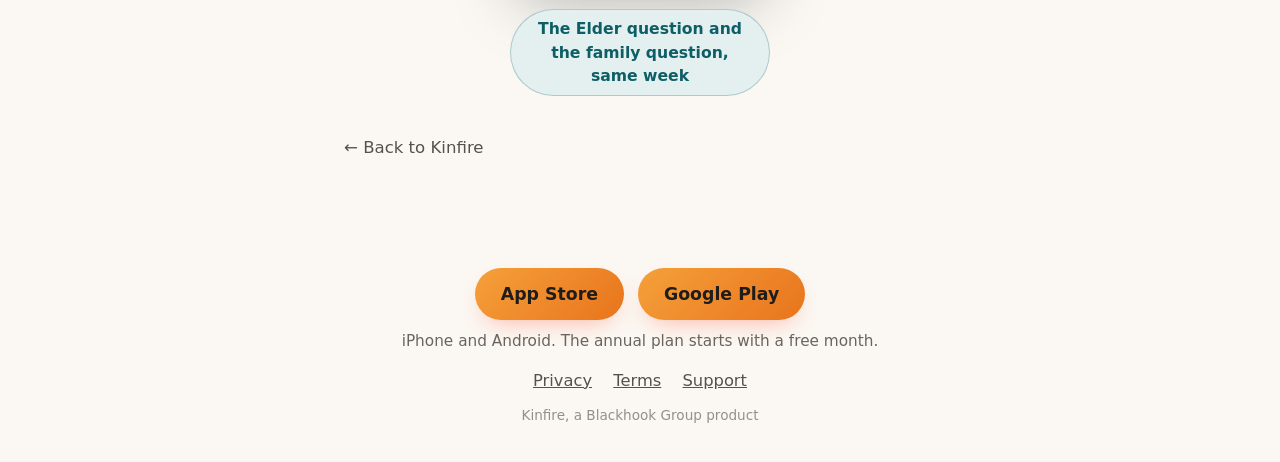
<file: why-we-created-kinfire.html>
<!DOCTYPE html>
<html lang="en">
<head>
<meta charset="UTF-8">
<title>Why we made Kinfire</title>
<meta name="viewport" content="width=device-width, initial-scale=1">
<meta name="description" content="The story behind Kinfire: why we built a fun, weekly way for families to hear each other's voices.">
<meta property="og:type" content="website">
<meta property="og:title" content="Why we made Kinfire">
<meta property="og:description" content="The story behind Kinfire: why we built a fun, weekly way for families to hear each other's voices.">
<meta property="og:url" content="https://joinkinfire.com/why-we-created-kinfire.html">
<link rel="stylesheet" href="assets/style.css">
</head>
<body>

<nav class="top">
  <a class="brand" href="/"><span class="mark"></span>Kinfire</a>
  <div class="links">
    <a href="/#how">How it works</a>
    <a href="/#pricing">Pricing</a>
    <a href="/#faq">FAQ</a>
  </div>
  <div class="store-row small">
    <a class="button small" href="https://apps.apple.com/app/id6796059354">App Store</a>
    <a class="button small" href="https://play.google.com/store/apps/details?id=com.scottgordon.kinfire">Google Play</a>
  </div>
  <button class="menu-toggle" id="menuToggle" aria-label="Menu" aria-expanded="false">&#9776;</button>
</nav>
<div class="mobile-menu" id="mobileMenu">
  <a href="/#how">How it works</a>
  <a href="/#pricing">Pricing</a>
  <a href="/#faq">FAQ</a>
</div>

<header class="story-hero">
  <span class="eyebrow">Our story</span>
  <h1>Why we made Kinfire</h1>
</header>

<div class="story-body">
  <p><a class="back-link" href="/">&larr; Back to Kinfire</a></p>

  <p>As our parents got older, we realized how much we'd never actually asked them. How they met. What our mom's favorite food was. Small things we always figured we'd get around to someday.</p>
<p>Then we lost our dad. We've both said the same thing more than once: we'd give anything to hear his voice again. We only have a couple of videos of him, but his voice in those still means everything, to us and to the rest of our family.</p>
<p>Family stories stay alive because the family keeps telling them. That used to happen around the table on Sunday. Now everyone is busy, and a lot of families live far apart: different towns, sometimes different countries. The stories don't get told, and nobody notices until it's too late to ask.</p>
<p>That's why we built Kinfire. Think of it as a Sunday supper for the people who can't be at the table. One question goes out to the whole family each week. Everyone answers when they can, in their own voice, and everyone gets to hear each other, without a group text nobody has time to keep up with.</p>
<p>And it's not only for the people you've lost. It's just as much about the people who are still here, while they're still here. Most weeks the questions are easy, some are funny, a few are more thoughtful. Our family has gotten real joy out of it, and we hope yours does too.</p>
  <p class="story-signoff">The Kinfire team</p>

  <div class="story-shots">
    <div class="shot">
      <div class="phone"><img src="assets/kidquestion.png" alt="Kinfire Week 22, Smooth Moves, showing the Elder question, the family question and two answers"></div>
      <span class="shot-label">The Elder question and the family question, same week</span>
    </div>
  </div>


  <p style="margin-top: 36px;"><a class="back-link" href="/">&larr; Back to Kinfire</a></p>
</div>

<footer>
  <div class="store-row" style="justify-content:center;">
    <a class="button" href="https://apps.apple.com/app/id6796059354">App Store</a>
    <a class="button" href="https://play.google.com/store/apps/details?id=com.scottgordon.kinfire">Google Play</a>
  </div>
  <div class="microcopy" style="margin-top:10px;">iPhone and Android. The annual plan starts with a free month.</div>
  <div class="foot-links">
    <a href="privacy.html">Privacy</a>
    <a href="terms.html">Terms</a>
    <a href="support.html">Support</a>
  </div>
  <div class="copyright">Kinfire, a Blackhook Group product</div>
</footer>

<script>
  const menuToggle = document.getElementById('menuToggle');
  const mobileMenu = document.getElementById('mobileMenu');
  menuToggle.addEventListener('click', () => {
    const isOpen = mobileMenu.classList.toggle('open');
    menuToggle.setAttribute('aria-expanded', isOpen);
  });
</script>
</body>
</html>
</file>
<file: assets/style.css>
* { box-sizing: border-box; }
:root {
  /* Campfire at Night: cream base, charcoal ink, amber for action, deep teal for calm. Same as the apps. */
  --bg: #fbf8f3;
  --bg-panel: #ffffff;
  --cream: #1f1c1a;        /* main text (name kept from the old dark theme) */
  --cream-muted: #57514c;
  --cream-faint: #6b645e;
  --accent: #0e5e66;       /* teal: labels, links */
  --accent2: #e8741c;      /* ember */
  --accent3: #ffd79a;
  --amber: #f5a03a;
  --ember: #e8741c;
  --teal: #0e5e66;
  --teal-tint: #e3f0ef;
  --line: rgba(31,28,26,0.12);
}
html { scroll-behavior: smooth; }
body {
  font-family: -apple-system, system-ui, "Segoe UI", sans-serif;
  font-size: 17px;
  margin: 0;
  background: var(--bg);
  color: var(--cream);
  line-height: 1.5;
  overflow-x: hidden;
}
.wrap { max-width: 1040px; margin: 0 auto; padding: 0 24px; }
a { color: inherit; }
img { display: block; max-width: 100%; }

/* ---------- top nav ---------- */
nav.top {
  display: flex; align-items: center; justify-content: space-between;
  padding: 18px 24px; max-width: 1040px; margin: 0 auto;
}
nav.top .brand {
  display: flex; align-items: center; gap: 10px; font-weight: 800; font-size: 1.45em;
  letter-spacing: -0.01em; text-decoration: none; color: var(--cream);
}
nav.top .brand .mark {
  width: 13px; height: 13px; border-radius: 4px; flex: none;
  background: linear-gradient(135deg, var(--amber), var(--ember));
  box-shadow: 0 0 10px -1px rgba(232,116,28,0.5);
}
nav.top .links { display: flex; gap: 24px; font-size: 0.9em; color: var(--cream-muted); }
nav.top .links a { text-decoration: none; }
nav.top .links a:hover { color: var(--accent); }
nav.top .store-row.small { display: flex; gap: 8px; }
nav.top a.button.small {
  background: linear-gradient(135deg, var(--amber), var(--ember));
  color: #1f1c1a; font-weight: 700; font-size: 0.8em;
  padding: 8px 14px; border-radius: 999px; text-decoration: none;
  white-space: nowrap;
}
@media (max-width: 680px) { nav.top .links { display: none; } }
@media (max-width: 460px) { nav.top .store-row.small { display: none; } }

.menu-toggle {
  display: none; background: none; border: 1px solid var(--line); border-radius: 10px;
  color: var(--cream); font-size: 1.1em; line-height: 1; cursor: pointer; padding: 8px 11px;
}
@media (max-width: 680px) { .menu-toggle { display: inline-flex; align-items: center; } }
.mobile-menu {
  display: none; flex-direction: column;
  max-width: 1040px; margin: 0 auto; padding: 4px 24px 14px;
}
.mobile-menu.open { display: flex; }
.mobile-menu a {
  padding: 13px 2px; color: var(--cream-muted); text-decoration: none;
  font-size: 1.04em; font-weight: 600; border-bottom: 1px solid var(--line);
}
.mobile-menu a:hover { color: var(--accent); }

/* ---------- hero ---------- */
header.hero {
  max-width: 1040px; margin: 0 auto; padding: 16px 24px 10px;
  display: grid; grid-template-columns: 1.1fr 0.9fr; gap: 20px; align-items: center;
}
@media (max-width: 760px) { header.hero { grid-template-columns: 1fr; text-align: center; padding-top: 4px; } }
.hero-badge {
  display: inline-flex; align-items: center; gap: 8px;
  background: var(--teal-tint); border: 1px solid rgba(14,94,102,0.25);
  color: var(--accent); font-weight: 700; font-size: 0.86em;
  padding: 7px 14px; border-radius: 999px; margin: 0 0 18px;
}
h1.title { font-size: 2.35em; margin: 0 0 14px; letter-spacing: -0.02em; line-height: 1.1; font-weight: 850; }
p.tagline { color: var(--cream-muted); font-size: 1.12em; line-height: 1.55; margin: 0 0 24px; max-width: 460px; }
@media (max-width: 760px) { p.tagline { margin-left: auto; margin-right: auto; } .hero-badge { margin-left: auto; margin-right: auto; } }
.cta-row { display: flex; flex-direction: column; gap: 10px; }
.store-row { display: flex; align-items: center; gap: 14px; flex-wrap: wrap; }
@media (max-width: 760px) { .store-row { justify-content: center; } }
a.button {
  display: inline-flex; align-items: center; gap: 8px;
  background: linear-gradient(135deg, var(--amber), var(--ember));
  color: #1f1c1a; font-weight: 700; font-size: 1.02em;
  padding: 13px 26px; border-radius: 999px; text-decoration: none;
  box-shadow: 0 10px 26px -12px rgba(255,92,60,0.55);
}
.microcopy { font-size: 0.9em; color: var(--cream-faint); }
.hero-shot { justify-self: center; }
.hero-shot .phone { width: 290px; }

/* ---------- phone frame ---------- */
.phone {
  border: 6px solid #2a2623; border-radius: 30px; overflow: hidden;
  background: #000; box-shadow: 0 30px 60px -30px rgba(20,30,30,0.35);
}
.phone img { display: block; width: 100%; }

/* ---------- generic section ---------- */
section { padding: 44px 24px; border-top: 1px solid var(--line); }
section .wrap { max-width: 1040px; }
.eyebrow {
  text-transform: uppercase; letter-spacing: 0.08em; font-size: 0.76em;
  color: var(--accent); font-weight: 700; margin-bottom: 8px;
}
h2 { font-size: 1.55em; margin: 0 0 12px; letter-spacing: -0.015em; font-weight: 800; }
p.lead { color: var(--cream-muted); font-size: 1.06em; max-width: 560px; margin: 0 0 4px; }

/* ---------- feature row (image + text, alternating) ---------- */
.feature-row {
  display: grid; grid-template-columns: 0.85fr 1.15fr; gap: 40px; align-items: start;
  margin-top: 8px;
}
.feature-row .feature-copy { padding-top: 12px; }
@media (max-width: 760px) { .feature-row .feature-copy { padding-top: 0; } }
.feature-row.reverse { grid-template-columns: 1.15fr 0.85fr; }
.feature-row.reverse .feature-copy { order: 1; }
.feature-row.reverse .feature-shot { order: 2; }
@media (max-width: 760px) {
  .feature-row, .feature-row.reverse { grid-template-columns: 1fr; text-align: center; }
  .feature-row.reverse .feature-copy { order: 2; }
  .feature-row.reverse .feature-shot { order: 1; }
}
.feature-shot { display: flex; flex-direction: column; align-items: center; gap: 12px; }
.feature-shot .phone { width: 280px; }
.shot-label {
  display: inline-flex; align-items: center; gap: 6px; text-align: center;
  background: var(--teal-tint); border: 1px solid rgba(14,94,102,0.25);
  color: var(--accent); font-weight: 700; font-size: 0.92em;
  padding: 7px 16px; border-radius: 999px; max-width: 260px;
}
.feature-copy h3 { font-size: 1.2em; margin: 0 0 10px; }
.feature-copy p { color: var(--cream-muted); font-size: 1.03em; margin: 0; }
.feature-copy p + p { margin-top: 14px; }

/* "Why we made this" runs bigger type against a shorter phone shot, so the
   text column doesn't read as an afterthought next to the mockup. */
#why .feature-shot .phone { width: 230px; }
#why .feature-copy h3 { font-size: 1.55em; letter-spacing: -0.015em; }
#why .feature-copy p { font-size: 1.08em; line-height: 1.6; }
#why .feature-copy p a { font-size: 1.02em; }

/* ---------- sample the vibe (sticky note question cards) ---------- */
.vibe-grid {
  margin-top: 28px;
  display: grid; grid-template-columns: repeat(3, 1fr); gap: 18px;
}
@media (max-width: 760px) { .vibe-grid { grid-template-columns: repeat(2, 1fr); } }
@media (max-width: 480px) { .vibe-grid { grid-template-columns: 1fr; } }
.vibe-card {
  border-radius: 16px; padding: 20px 18px; font-size: 1.04em; font-weight: 600;
  line-height: 1.4; box-shadow: 0 14px 26px -16px rgba(0,0,0,0.5);
  transform: rotate(var(--tilt, -1.2deg));
}
.vibe-card:nth-child(1) { background: linear-gradient(160deg, var(--amber), var(--ember)); color: #1f1c1a; --tilt: -1.6deg; }
.vibe-card:nth-child(2) { background: var(--bg-panel); border: 1px solid var(--line); color: var(--cream); --tilt: 1.1deg; }
.vibe-card:nth-child(3) { background: var(--teal); color: #ffffff; --tilt: -0.8deg; }
.vibe-card:nth-child(4) { background: var(--bg-panel); border: 1px solid var(--line); color: var(--cream); --tilt: 1.4deg; }
.vibe-card:nth-child(5) { background: #ffd79a; color: #1f1c1a; --tilt: -1.1deg; }
.vibe-card:nth-child(6) { background: var(--bg-panel); border: 1px solid var(--line); color: var(--cream); --tilt: 0.9deg; }
.vibe-card:hover { transform: rotate(0deg) scale(1.02); transition: transform 0.15s ease; }
.vibe-note { margin-top: 20px; color: var(--cream-muted); font-size: 0.96em; }

/* ---------- what kinfire is (value grid) ---------- */
.value-statement {
  font-size: 1.2em; color: var(--cream); max-width: 720px; margin: 0 0 8px;
  line-height: 1.55; font-weight: 600;
}
.value-grid { margin-top: 26px; display: grid; grid-template-columns: repeat(3, 1fr); gap: 18px; }
@media (max-width: 760px) { .value-grid { grid-template-columns: 1fr 1fr; } }
@media (max-width: 560px) { .value-grid { grid-template-columns: 1fr; } }
.value-grid.four { grid-template-columns: repeat(2, 1fr); }
@media (max-width: 560px) { .value-grid.four { grid-template-columns: 1fr; } }
.value-card {
  border: 1px solid var(--line); border-radius: 16px; padding: 20px;
  background: var(--bg-panel); cursor: default;
  transition: transform 0.15s ease, border-color 0.15s ease, background 0.15s ease;
}
.value-card .mark { width: 22px; height: 4px; border-radius: 3px; background: var(--amber); margin-bottom: 14px; }
.value-card h3 { margin: 0 0 6px; font-size: 1.03em; }
.value-card p { margin: 0; color: var(--cream-muted); font-size: 0.96em; line-height: 1.45; }
.value-card:hover {
  border-color: rgba(14,94,102,0.35); background: var(--teal-tint);
  animation: valueCardShake 0.4s ease;
}
.value-card:hover .mark { width: 34px; transition: width 0.2s ease; }
@keyframes valueCardShake {
  0%, 100% { transform: translateX(0); }
  20% { transform: translateX(-3px); }
  40% { transform: translateX(3px); }
  60% { transform: translateX(-2px); }
  80% { transform: translateX(2px); }
}
@media (prefers-reduced-motion: reduce) {
  .value-card:hover { animation: none; }
}

/* ---------- coming soon ---------- */
.soon-grid { margin-top: 24px; display: grid; grid-template-columns: repeat(3, 1fr); gap: 18px; }
@media (max-width: 760px) { .soon-grid { grid-template-columns: 1fr; } }
.soon-card { border: 1px solid var(--line); border-radius: 16px; padding: 22px 20px; background: var(--bg-panel); }
.soon-card .soon-tag {
  display: inline-block; font-size: 0.7em; font-weight: 800; text-transform: uppercase;
  letter-spacing: 0.05em; color: var(--accent); background: var(--teal-tint);
  padding: 3px 10px; border-radius: 999px; margin-bottom: 14px;
}
.soon-card .mark { width: 22px; height: 4px; border-radius: 3px; background: var(--accent); margin-bottom: 14px; }
.soon-card h3 { margin: 0 0 8px; font-size: 1.05em; }
.soon-card p { margin: 0; color: var(--cream-muted); font-size: 1em; }

/* ---------- pricing ---------- */
.pricing-row { display: grid; grid-template-columns: 1fr 1fr; gap: 40px; margin-top: 24px; align-items: start; }
@media (max-width: 760px) { .pricing-row { grid-template-columns: 1fr; } }
.price-grid { display: grid; grid-template-columns: 1fr 1fr; gap: 16px; }
.included { padding-top: 4px; }
.included h4 { margin: 0 0 14px; font-size: 0.92em; text-transform: uppercase; letter-spacing: 0.04em; color: var(--cream-faint); }
.included ul { margin: 0; padding: 0; list-style: none; }
.included li { display: flex; align-items: flex-start; gap: 10px; margin-bottom: 12px; color: var(--cream-muted); font-size: 0.96em; }
.included li .check { color: var(--accent); flex: none; }
@media (max-width: 520px) { .price-grid { grid-template-columns: 1fr; } }
.price-card { border-radius: 18px; padding: 22px; border: 1px solid var(--line); background: var(--bg-panel); position: relative; }
.price-card.featured { border-color: rgba(232,116,28,0.5); background: #fff6ea; }
.price-card .badge {
  position: absolute; top: -11px; left: 20px;
  background: linear-gradient(135deg, var(--amber), var(--ember)); color: #1f1c1a;
  font-size: 0.7em; font-weight: 800; padding: 4px 12px; border-radius: 999px;
  text-transform: uppercase; letter-spacing: 0.04em;
}
.price-card .plan { font-size: 0.88em; color: var(--cream-muted); margin-bottom: 6px; }
.price-card .amount { font-size: 1.9em; font-weight: 800; margin-bottom: 2px; }
.price-card .per { font-size: 0.83em; color: var(--cream-faint); margin-bottom: 12px; }
.price-card .note { font-size: 0.84em; color: var(--cream-muted); }
.price-fine { color: var(--cream-muted); font-size: 0.92em; margin-top: 18px; max-width: 560px; }
.gift-note {
  display: flex; align-items: center; justify-content: center; gap: 14px;
  margin-top: 28px; text-align: center;
  background: var(--teal-tint);
  border: 1px solid rgba(14,94,102,0.25);
  border-radius: 16px; padding: 20px 26px; color: var(--cream); font-size: 1.04em; line-height: 1.55;
}
@media (max-width: 620px) { .gift-note { flex-direction: column; gap: 8px; } }
.gift-note .gift-icon { font-size: 1.8em; flex: none; }
.gift-note strong { color: var(--accent); }

/* ---------- faq ---------- */
.faq { margin-top: 20px; display: grid; grid-template-columns: 1fr 1fr; gap: 8px 40px; }
@media (max-width: 700px) { .faq { grid-template-columns: 1fr; } }
.faq-item { padding: 14px 0; border-bottom: 1px solid var(--line); }
.faq-item h3 { margin: 0 0 6px; font-size: 1.06em; }
.faq-item p { margin: 0; color: var(--cream-muted); font-size: 1em; }

/* ---------- invite panel (shown only with ?code=) ---------- */
#inviteBanner {
  display: none;
  max-width: 420px; margin: 20px auto 0;
  background: var(--bg-panel); border: 1px solid var(--line); box-shadow: 0 18px 40px -26px rgba(20,30,30,0.35);
  border-radius: 18px; padding: 20px; text-align: center;
}
#inviteBanner .code-label { font-size: 1.15em; font-weight: 700; color: var(--cream); margin-bottom: 16px; line-height: 1.35; }
#inviteBanner a.join-button {
  display: block; font-size: 1.25em; padding: 18px 20px; text-align: center; margin: 0 auto;
}
#inviteBanner .hint { font-size: 0.95em; color: var(--cream-muted); margin-top: 14px; line-height: 1.45; }
#inviteBanner .open-existing { display: block; margin-top: 14px; color: var(--accent); font-weight: 600; font-size: 1em; }
#inviteBanner .small-code { margin-top: 16px; font-size: 0.85em; color: var(--cream-faint); }
#inviteBanner .small-code span { letter-spacing: 2px; font-weight: 700; color: var(--cream-muted); }

/* ---------- story page ---------- */
.back-link { display: inline-flex; align-items: center; gap: 6px; color: var(--cream-muted); text-decoration: none; font-size: 0.92em; margin-bottom: 26px; }
.back-link:hover { color: var(--accent); }
.story-hero { padding: 20px 24px 8px; text-align: center; }
.story-hero .eyebrow { display: block; }
.story-hero h1 { font-size: 2.1em; margin: 0 auto 8px; max-width: 640px; letter-spacing: -0.015em; }
.story-body { max-width: 640px; margin: 0 auto; padding: 8px 24px 20px; }
.story-body p { color: var(--cream-muted); font-size: 1.06em; line-height: 1.7; margin: 0 0 20px; }
.story-body p.emphasis { color: var(--cream); font-size: 1.14em; font-weight: 600; }
.story-body p.story-signoff { color: var(--cream); font-size: 1.12em; font-weight: 700; font-style: italic; margin: 4px 0 8px; }
.story-shots { display: flex; justify-content: center; gap: 22px; margin: 28px 0 8px; flex-wrap: wrap; }
.story-shots .shot { display: flex; flex-direction: column; align-items: center; gap: 12px; }
.story-shots .phone { width: 300px; }

/* ---------- footer ---------- */
footer { text-align: center; padding: 40px 24px 36px; }
footer .flame { font-size: 26px; margin-bottom: 10px; }
footer .foot-links { font-size: 0.96em; color: var(--cream-muted); margin-top: 16px; }
footer .foot-links a { text-decoration: underline; margin: 0 8px; }
footer .copyright { font-size: 0.8em; color: var(--cream-faint); margin-top: 12px; opacity: 0.7; }
</file>
